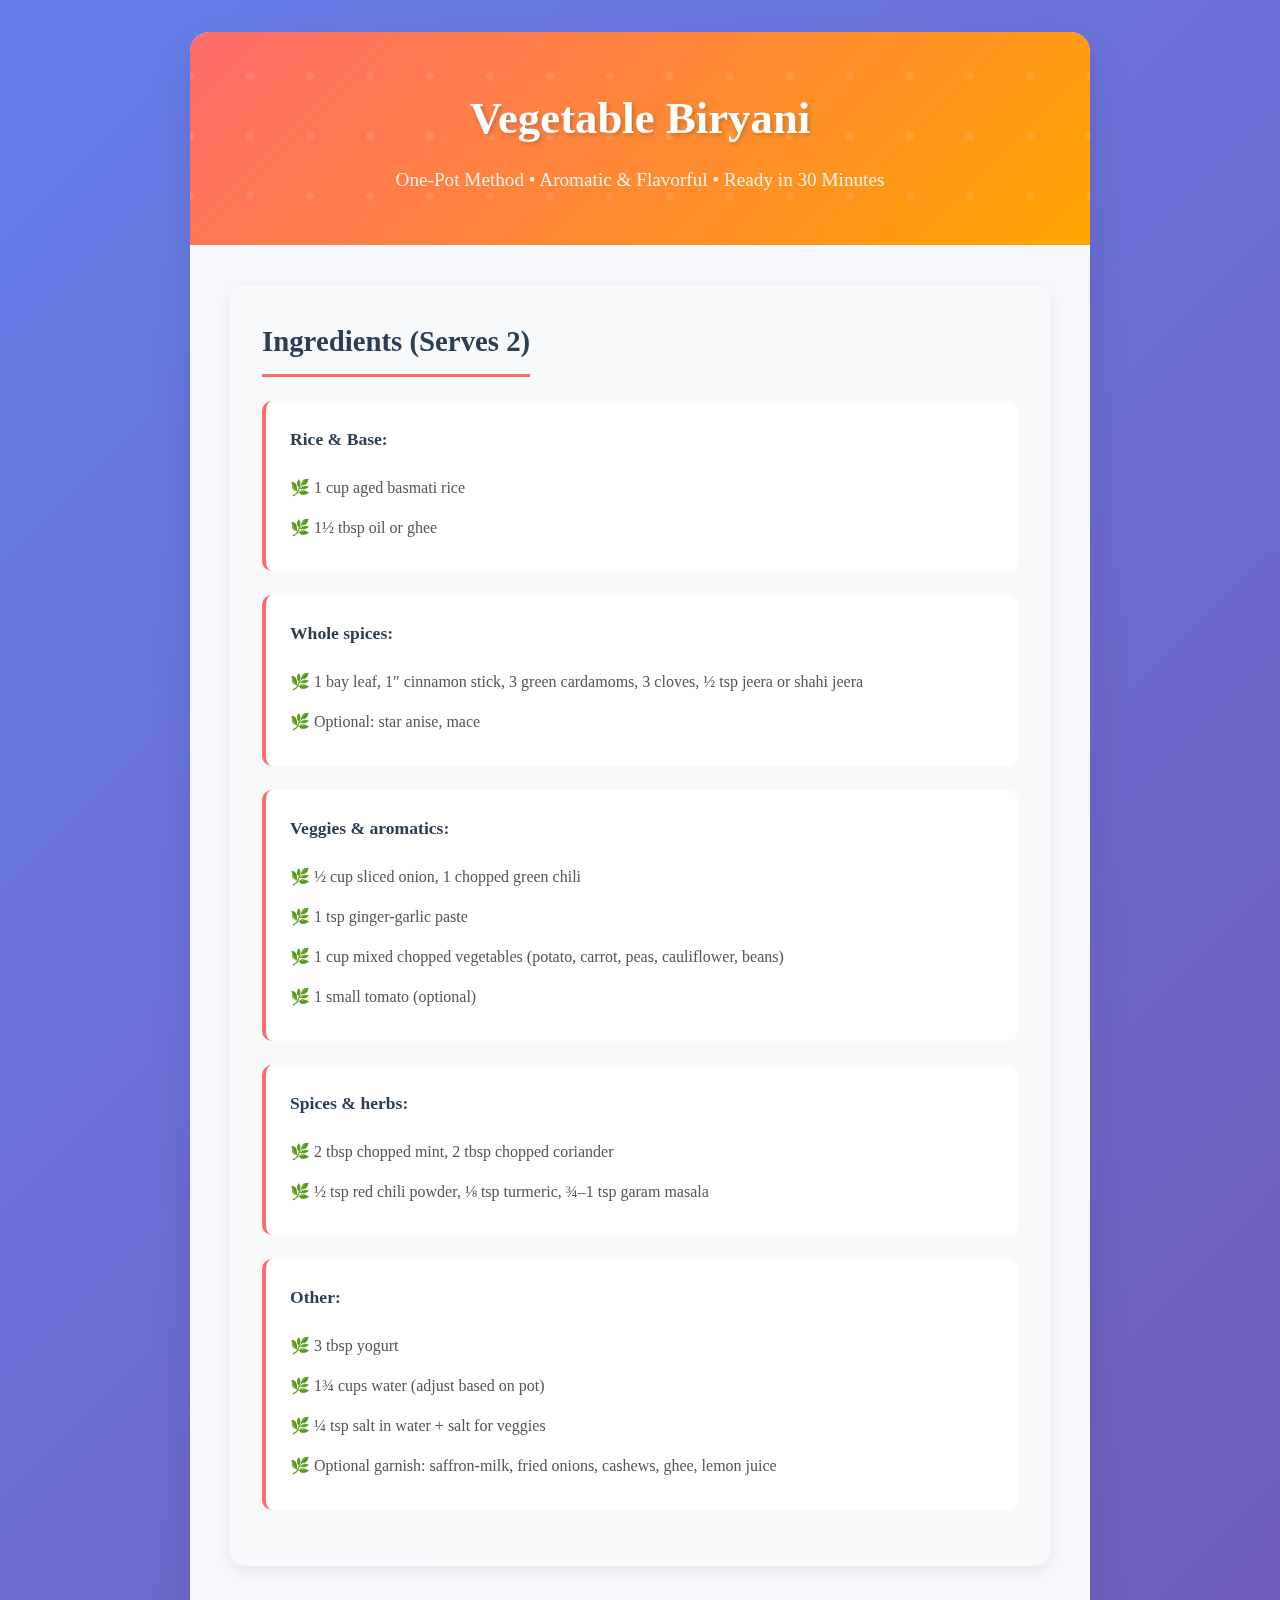
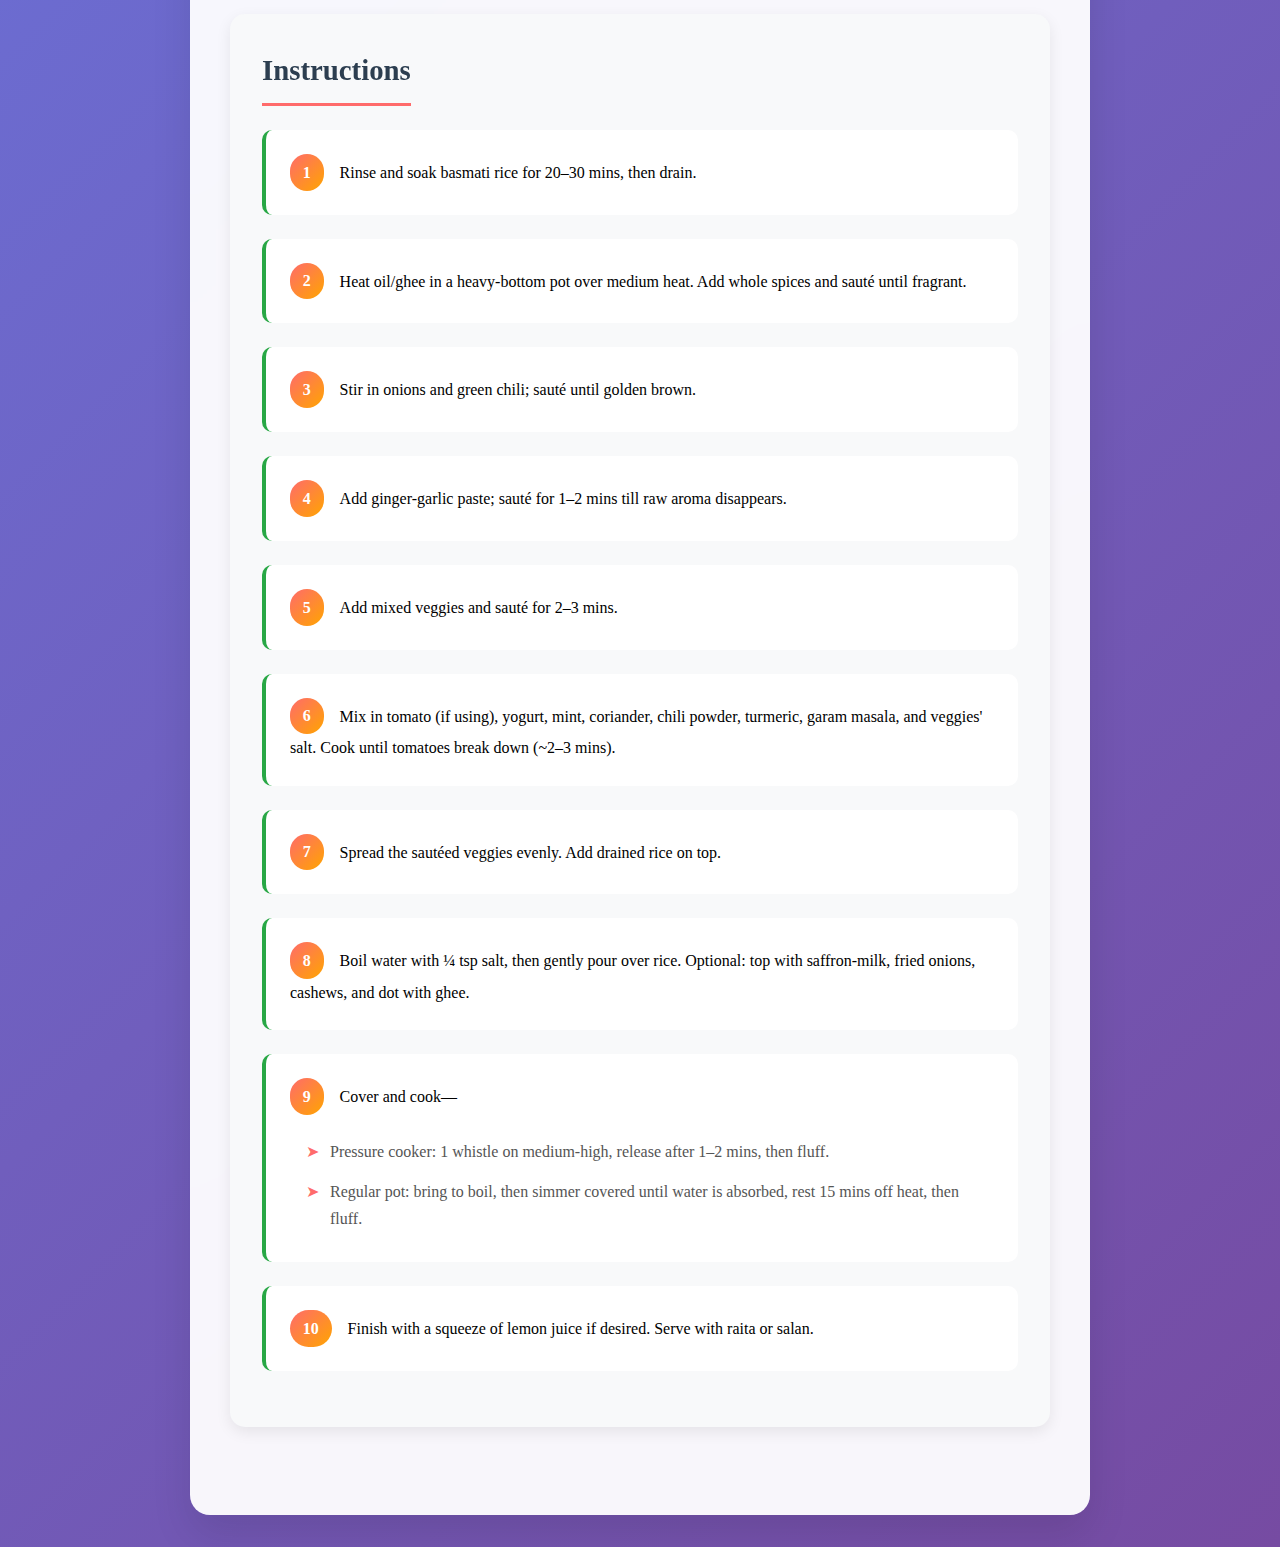
<file: recipes/r1.html>
<!DOCTYPE html>
<html lang="en">
<head>
    <meta charset="UTF-8">
    <meta name="viewport" content="width=device-width, initial-scale=1.0">
    <link rel="stylesheet" href="index.css">
    <title>MasalaMuse</title>
</head>
<body>
   <div class="container">
    <div class="header">
      <h1>Vegetable Biryani</h1>
      <p class="subtitle">One‑Pot Method • Aromatic & Flavorful • Ready in 30 Minutes</p>
    </div>
    
    <div class="content">
      <section class="section">
        <h2>Ingredients (Serves 2)</h2>
        
        <div class="ingredient-category">
          <strong>Rice & Base:</strong>
          <ul>
            <li>1 cup aged basmati rice</li>
            <li>1½ tbsp oil or ghee</li>
          </ul>
        </div>
        
        <div class="ingredient-category">
          <strong>Whole spices:</strong>
          <ul>
            <li>1 bay leaf, 1″ cinnamon stick, 3 green cardamoms, 3 cloves, ½ tsp jeera or shahi jeera</li>
            <li>Optional: star anise, mace</li>
          </ul>
        </div>
        
        <div class="ingredient-category">
          <strong>Veggies & aromatics:</strong>
          <ul>
            <li>½ cup sliced onion, 1 chopped green chili</li>
            <li>1 tsp ginger-garlic paste</li>
            <li>1 cup mixed chopped vegetables (potato, carrot, peas, cauliflower, beans)</li>
            <li>1 small tomato (optional)</li>
          </ul>
        </div>
        
        <div class="ingredient-category">
          <strong>Spices & herbs:</strong>
          <ul>
            <li>2 tbsp chopped mint, 2 tbsp chopped coriander</li>
            <li>½ tsp red chili powder, ⅛ tsp turmeric, ¾–1 tsp garam masala</li>
          </ul>
        </div>
        
        <div class="ingredient-category">
          <strong>Other:</strong>
          <ul>
            <li>3 tbsp yogurt</li>
            <li>1¾ cups water (adjust based on pot)</li>
            <li>¼ tsp salt in water + salt for veggies</li>
            <li>Optional garnish: saffron-milk, fried onions, cashews, ghee, lemon juice</li>
          </ul>
        </div>
      </section>
      
      <section class="section">
        <h2>Instructions</h2>
        
        <div class="step">
          <strong>1</strong>Rinse and soak basmati rice for 20–30 mins, then drain.
        </div>
        
        <div class="step">
          <strong>2</strong>Heat oil/ghee in a heavy-bottom pot over medium heat. Add whole spices and sauté until fragrant.
        </div>
        
        <div class="step">
          <strong>3</strong>Stir in onions and green chili; sauté until golden brown.
        </div>
        
        <div class="step">
          <strong>4</strong>Add ginger-garlic paste; sauté for 1–2 mins till raw aroma disappears.
        </div>
        
        <div class="step">
          <strong>5</strong>Add mixed veggies and sauté for 2–3 mins.
        </div>
        
        <div class="step">
          <strong>6</strong>Mix in tomato (if using), yogurt, mint, coriander, chili powder, turmeric, garam masala, and veggies' salt. Cook until tomatoes break down (~2–3 mins).
        </div>
        
        <div class="step">
          <strong>7</strong>Spread the sautéed veggies evenly. Add drained rice on top.
        </div>
        
        <div class="step">
          <strong>8</strong>Boil water with ¼ tsp salt, then gently pour over rice. Optional: top with saffron-milk, fried onions, cashews, and dot with ghee.
        </div>
        
        <div class="step">
          <strong>9</strong>Cover and cook—
          <ul>
            <li>Pressure cooker: 1 whistle on medium-high, release after 1–2 mins, then fluff.</li>
            <li>Regular pot: bring to boil, then simmer covered until water is absorbed, rest 15 mins off heat, then fluff.</li>
          </ul>
        </div>
        
        <div class="step">
          <strong>10</strong>Finish with a squeeze of lemon juice if desired. Serve with raita or salan.
        </div>
      </section>
    </div>
  </div>
</body>
</html>
</file>
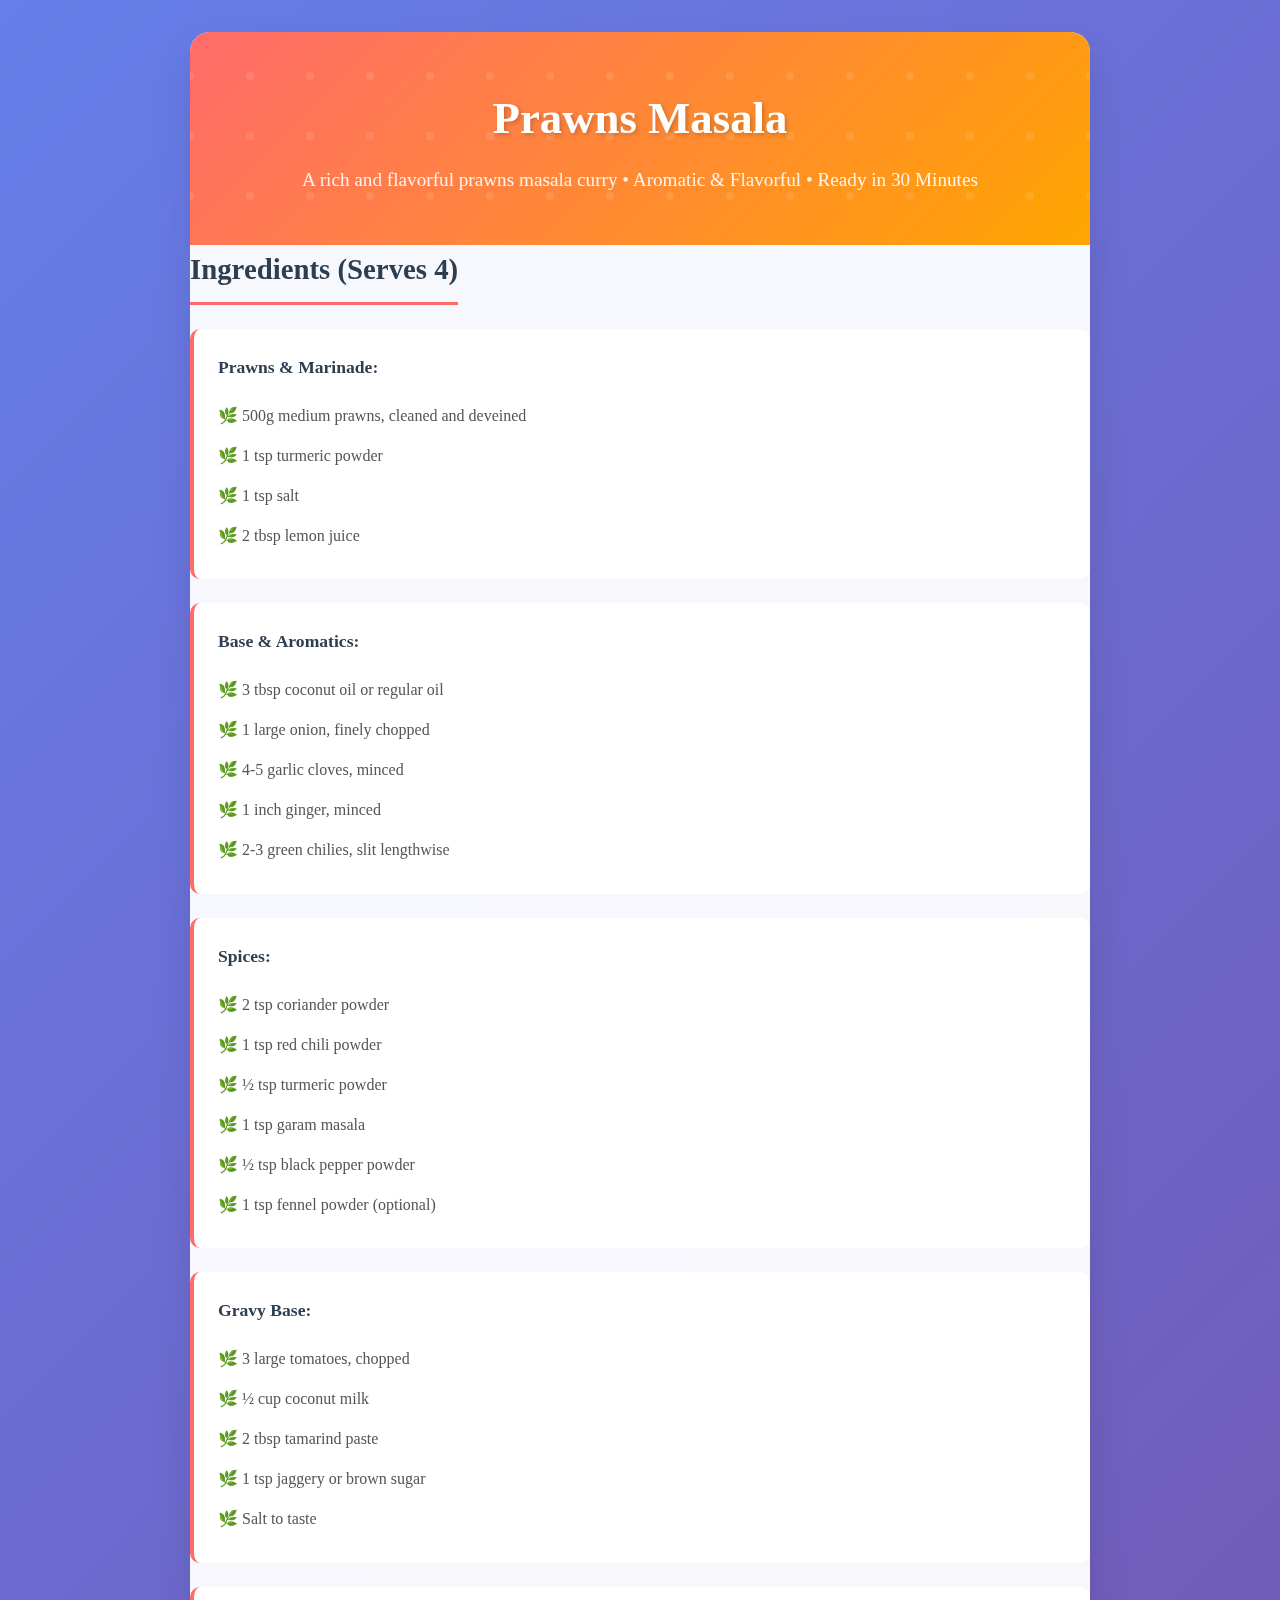
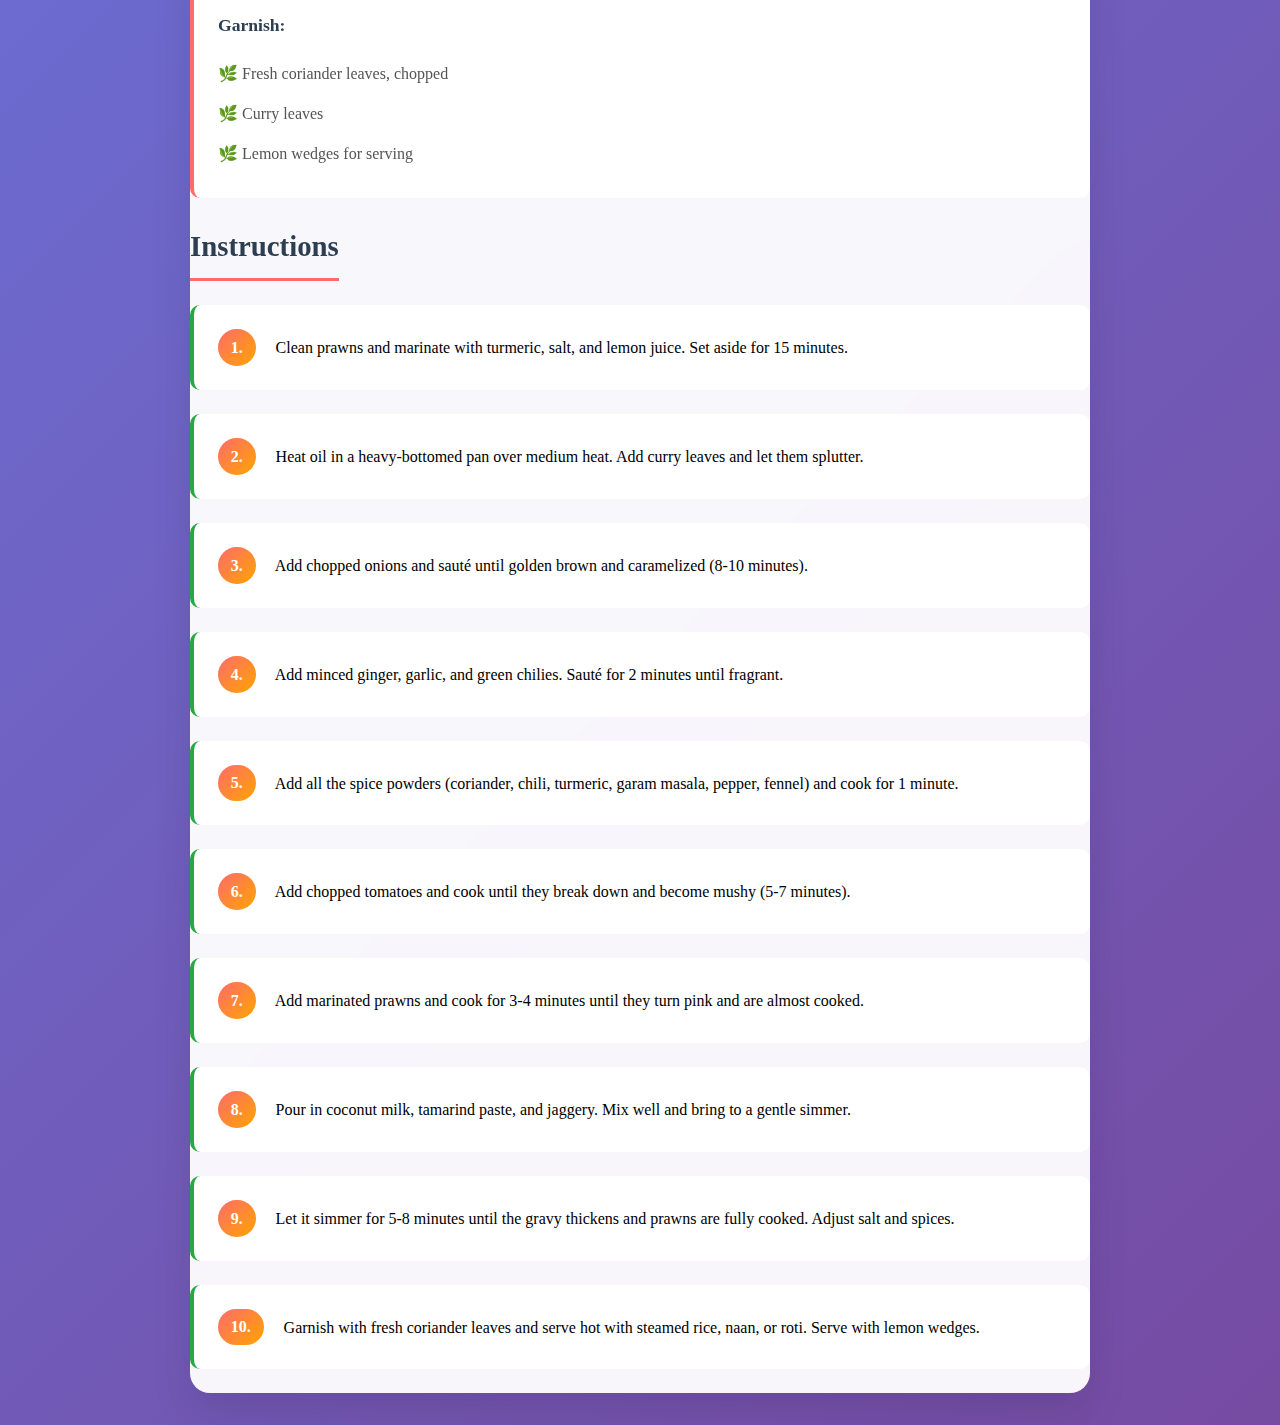
<file: recipes/r2.html>
<!DOCTYPE html>
<html lang="en">
<head>
    <meta charset="UTF-8">
    <meta name="viewport" content="width=device-width, initial-scale=1.0">
    <title>MasalaMuse</title>
    <link rel="stylesheet" href="index.css">
</head>
<body>
     <div class="container">
    <div class="header">
      <h1>Prawns Masala </h1>
      <p class="subtitle">A rich and flavorful prawns masala curry • Aromatic & Flavorful • Ready in 30 Minutes</p>
    </div>
      <!-- <h1>Prawns Masala (Spicy Curry Method)</h1>
  <p>A rich and flavorful prawns masala curry with aromatic spices—ready in about 30 minutes.</p> -->
  <section class="ingredients">
    <h2>Ingredients (Serves 4)</h2>
    <ul class="ingredient-category">
      <strong>Prawns & Marinade:</strong>
      <li>500g medium prawns, cleaned and deveined</li>
      <li>1 tsp turmeric powder</li>
      <li>1 tsp salt</li>
      <li>2 tbsp lemon juice</li>
    </ul>
    <ul class="ingredient-category">
      <strong>Base & Aromatics:</strong>
      <li>3 tbsp coconut oil or regular oil</li>
      <li>1 large onion, finely chopped</li>
      <li>4-5 garlic cloves, minced</li>
      <li>1 inch ginger, minced</li>
      <li>2-3 green chilies, slit lengthwise</li>
    </ul>
    <ul class="ingredient-category">
      <strong>Spices:</strong>
      <li>2 tsp coriander powder</li>
      <li>1 tsp red chili powder</li>
      <li>½ tsp turmeric powder</li>
      <li>1 tsp garam masala</li>
      <li>½ tsp black pepper powder</li>
      <li>1 tsp fennel powder (optional)</li>
    </ul>
    <ul class="ingredient-category">
      <strong>Gravy Base:</strong>
      <li>3 large tomatoes, chopped</li>
      <li>½ cup coconut milk</li>
      <li>2 tbsp tamarind paste</li>
      <li>1 tsp jaggery or brown sugar</li>
      <li>Salt to taste</li>
    </ul>
    <ul class="ingredient-category">
      <strong>Garnish:</strong>
      <li>Fresh coriander leaves, chopped</li>
      <li>Curry leaves</li>
      <li>Lemon wedges for serving</li>
    </ul>
  </section>
  <section class="instructions">
    <h2>Instructions</h2>
    <div class="step"><strong>1.</strong> Clean prawns and marinate with turmeric, salt, and lemon juice. Set aside for 15 minutes.</div>
    <div class="step"><strong>2.</strong> Heat oil in a heavy-bottomed pan over medium heat. Add curry leaves and let them splutter.</div>
    <div class="step"><strong>3.</strong> Add chopped onions and sauté until golden brown and caramelized (8-10 minutes).</div>
    <div class="step"><strong>4.</strong> Add minced ginger, garlic, and green chilies. Sauté for 2 minutes until fragrant.</div>
    <div class="step"><strong>5.</strong> Add all the spice powders (coriander, chili, turmeric, garam masala, pepper, fennel) and cook for 1 minute.</div>
    <div class="step"><strong>6.</strong> Add chopped tomatoes and cook until they break down and become mushy (5-7 minutes).</div>
    <div class="step"><strong>7.</strong> Add marinated prawns and cook for 3-4 minutes until they turn pink and are almost cooked.</div>
    <div class="step"><strong>8.</strong> Pour in coconut milk, tamarind paste, and jaggery. Mix well and bring to a gentle simmer.</div>
    <div class="step"><strong>9.</strong> Let it simmer for 5-8 minutes until the gravy thickens and prawns are fully cooked. Adjust salt and spices.</div>
    <div class="step"><strong>10.</strong> Garnish with fresh coriander leaves and serve hot with steamed rice, naan, or roti. Serve with lemon wedges.</div>
  </section>
</body>
</html>
</file>
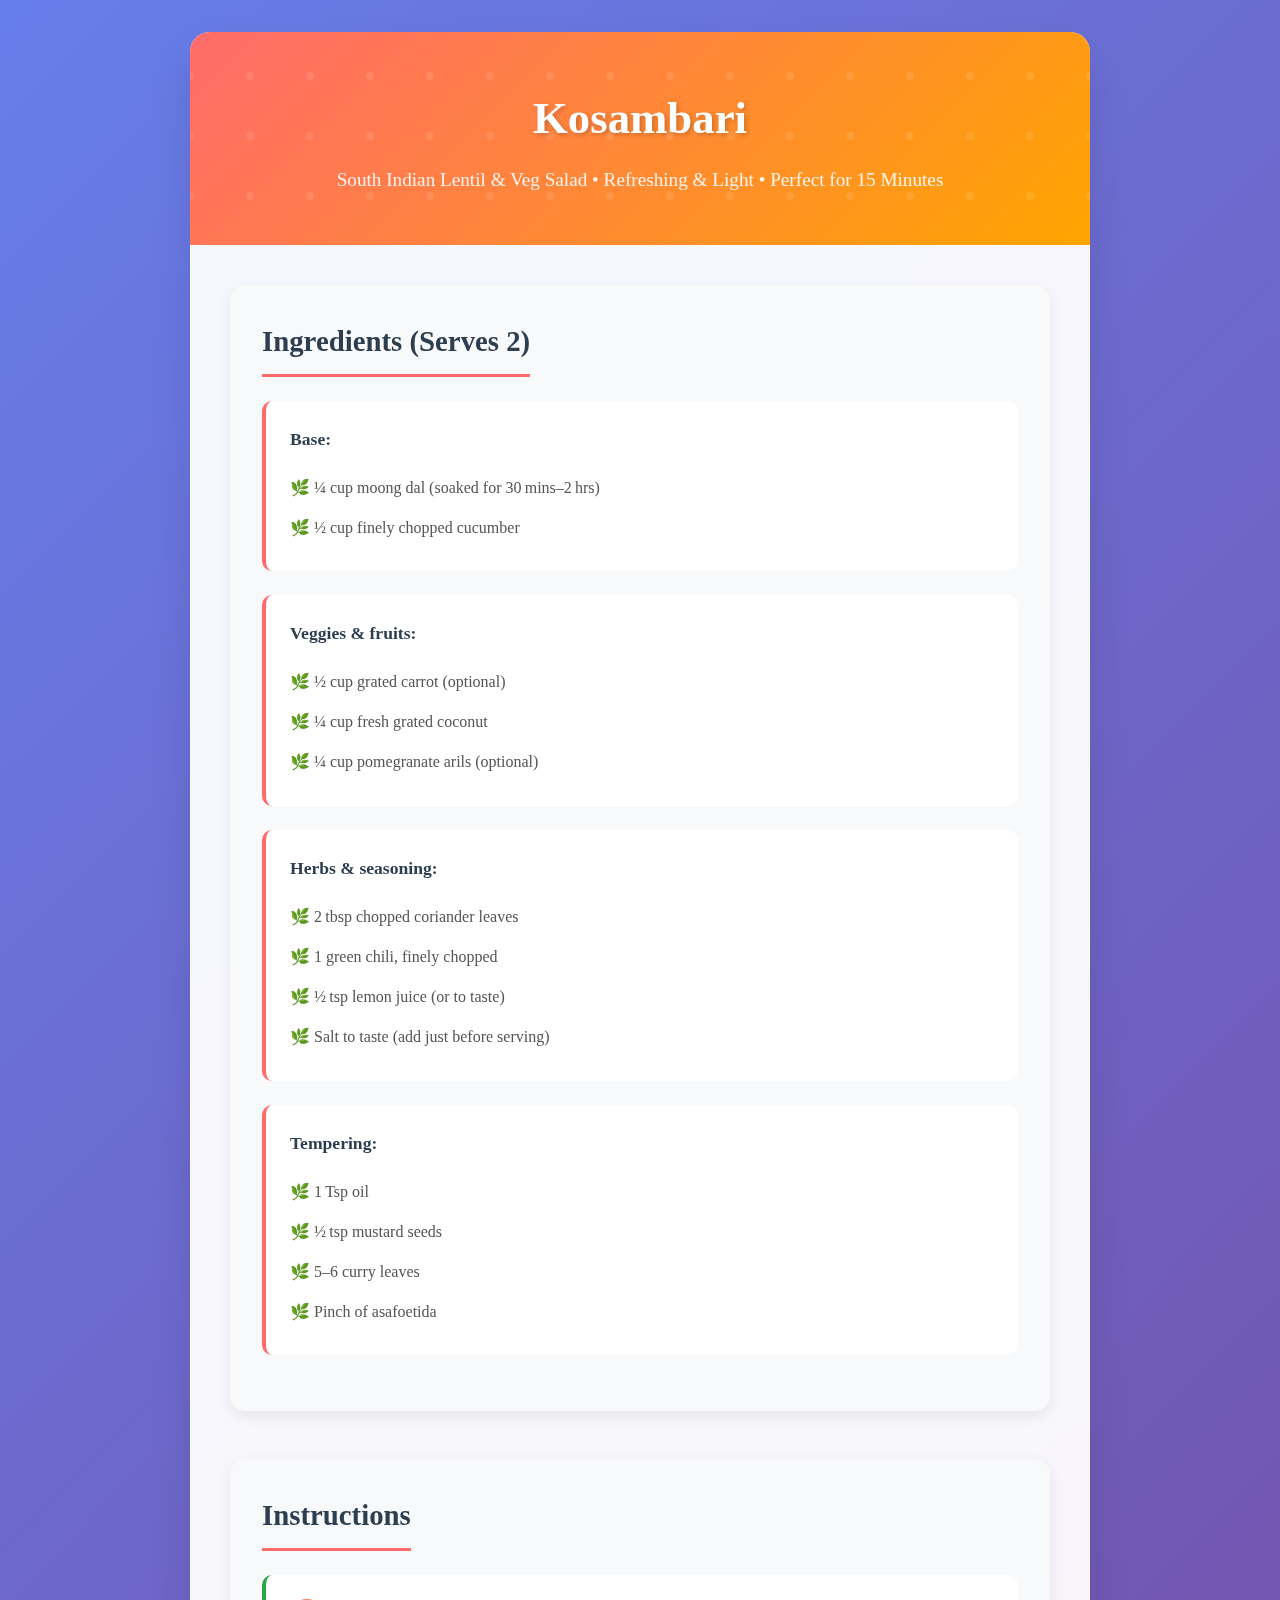
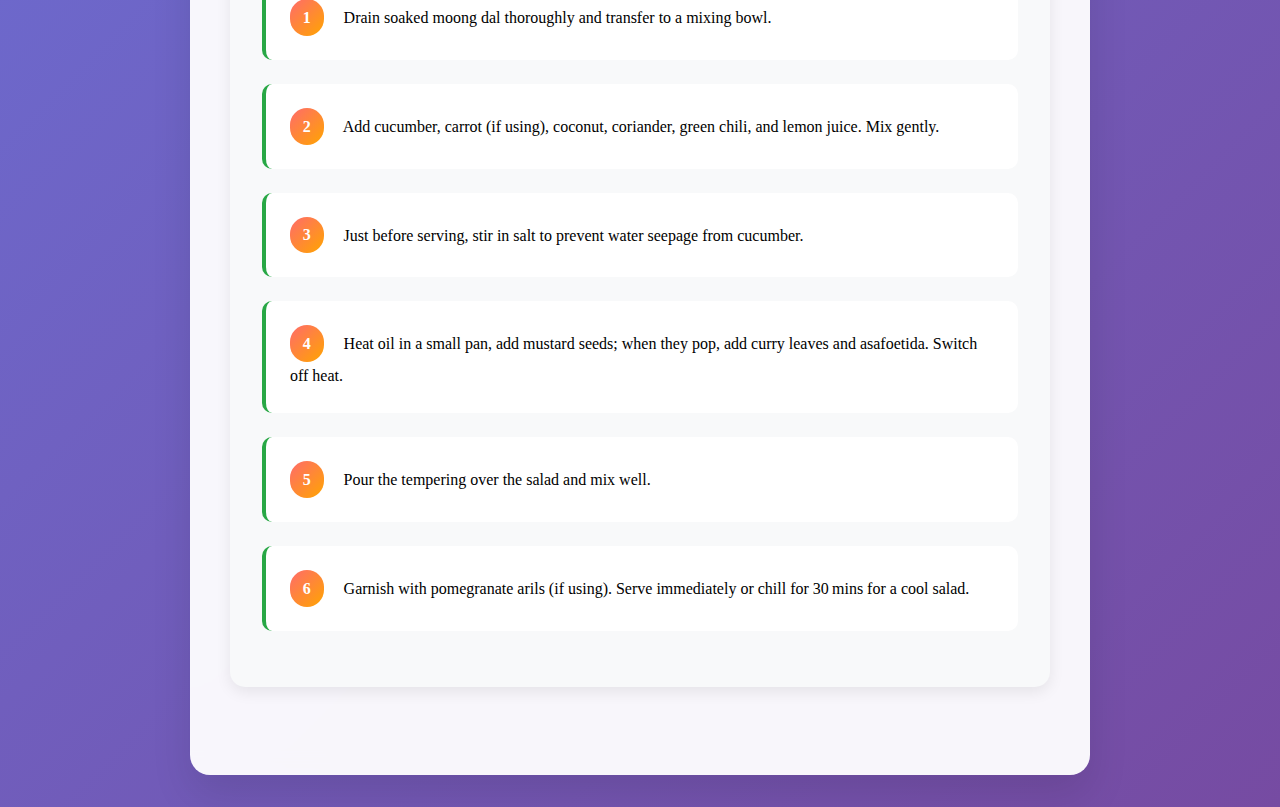
<file: recipes/r3.html>
<!DOCTYPE html>
<html lang="en">
<head>
    <meta charset="UTF-8">
    <meta name="viewport" content="width=device-width, initial-scale=1.0">
     <link rel="stylesheet" href="index.css">
    <title>Document</title>
</head>
<body>
  <div class="container">
    <div class="header">
      <h1>Kosambari</h1>
      <p class="subtitle">South Indian Lentil & Veg Salad • Refreshing & Light • Perfect for 15 Minutes</p>
    </div>
    
    <div class="content">
      <section class="section">
        <h2>Ingredients (Serves 2)</h2>
        
        <div class="ingredient-category">
          <strong>Base:</strong>
          <ul>
            <li>¼ cup moong dal (soaked for 30 mins–2 hrs)</li>
            <li>½ cup finely chopped cucumber</li>
          </ul>
        </div>
        
        <div class="ingredient-category">
          <strong>Veggies & fruits:</strong>
          <ul>
            <li>½ cup grated carrot (optional)</li>
            <li>¼ cup fresh grated coconut</li>
            <li>¼ cup pomegranate arils (optional)</li>
          </ul>
        </div>
        
        <div class="ingredient-category">
          <strong>Herbs & seasoning:</strong>
          <ul>
            <li>2 tbsp chopped coriander leaves</li>
            <li>1 green chili, finely chopped</li>
            <li>½ tsp lemon juice (or to taste)</li>
            <li>Salt to taste (add just before serving)</li>
          </ul>
        </div>
        
        <div class="ingredient-category">
          <strong>Tempering:</strong>
          <ul>
            <li>1 Tsp oil</li>
            <li>½ tsp mustard seeds</li>
            <li>5–6 curry leaves</li>
            <li>Pinch of asafoetida</li>
          </ul>
        </div>
      </section>
      
      <section class="section">
        <h2>Instructions</h2>

        <div class="step"><strong>1</strong> Drain soaked moong dal thoroughly and transfer to a mixing bowl.</div>
        
        <div class="step"><strong>2</strong> Add cucumber, carrot (if using), coconut, coriander, green chili, and lemon juice. Mix gently.</div>
        
        <div class="step"><strong>3</strong> Just before serving, stir in salt to prevent water seepage from cucumber.</div>
        
        <div class="step"><strong>4</strong> Heat oil in a small pan, add mustard seeds; when they pop, add curry leaves and asafoetida. Switch off heat.</div>
        
        <div class="step"><strong>5</strong> Pour the tempering over the salad and mix well.</div>
        
        <div class="step"><strong>6</strong> Garnish with pomegranate arils (if using). Serve immediately or chill for 30 mins for a cool salad.</div>
      </section>
    </div>
  </div>
</body>
</html>
</file>
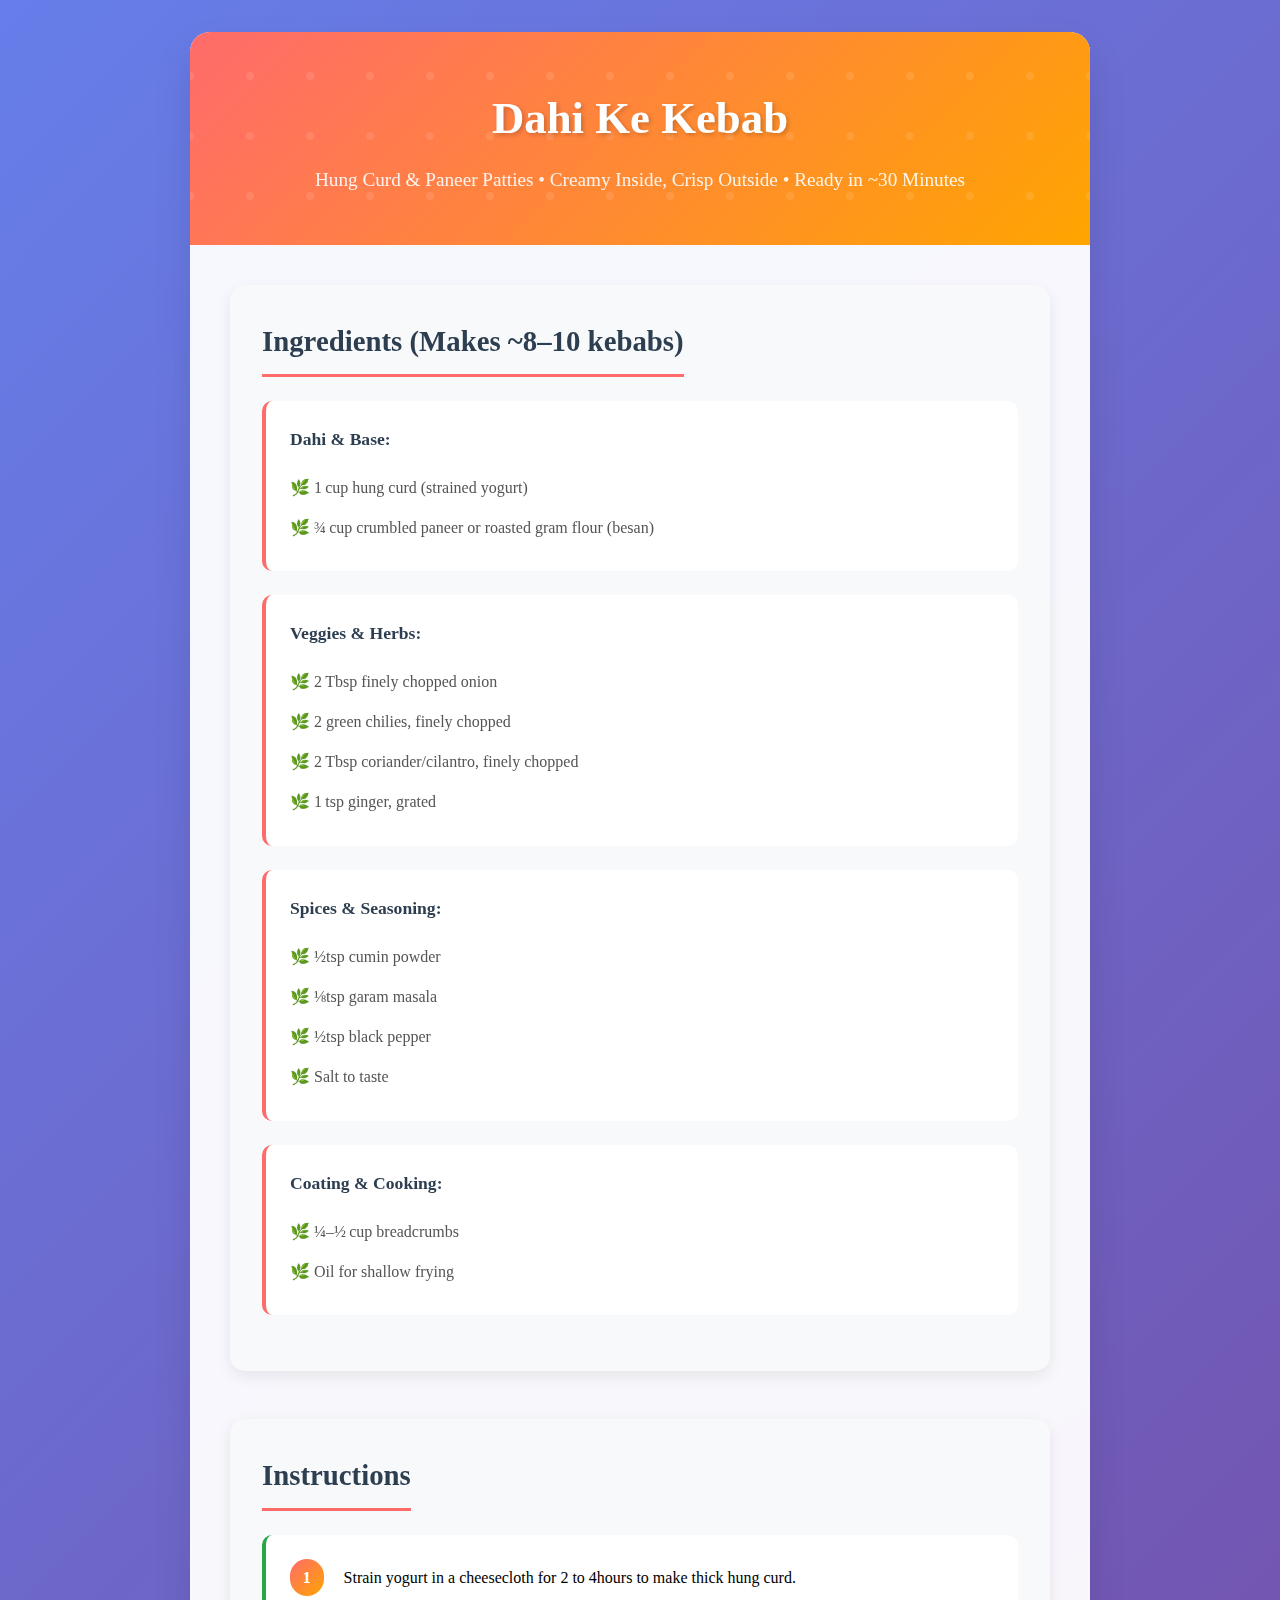
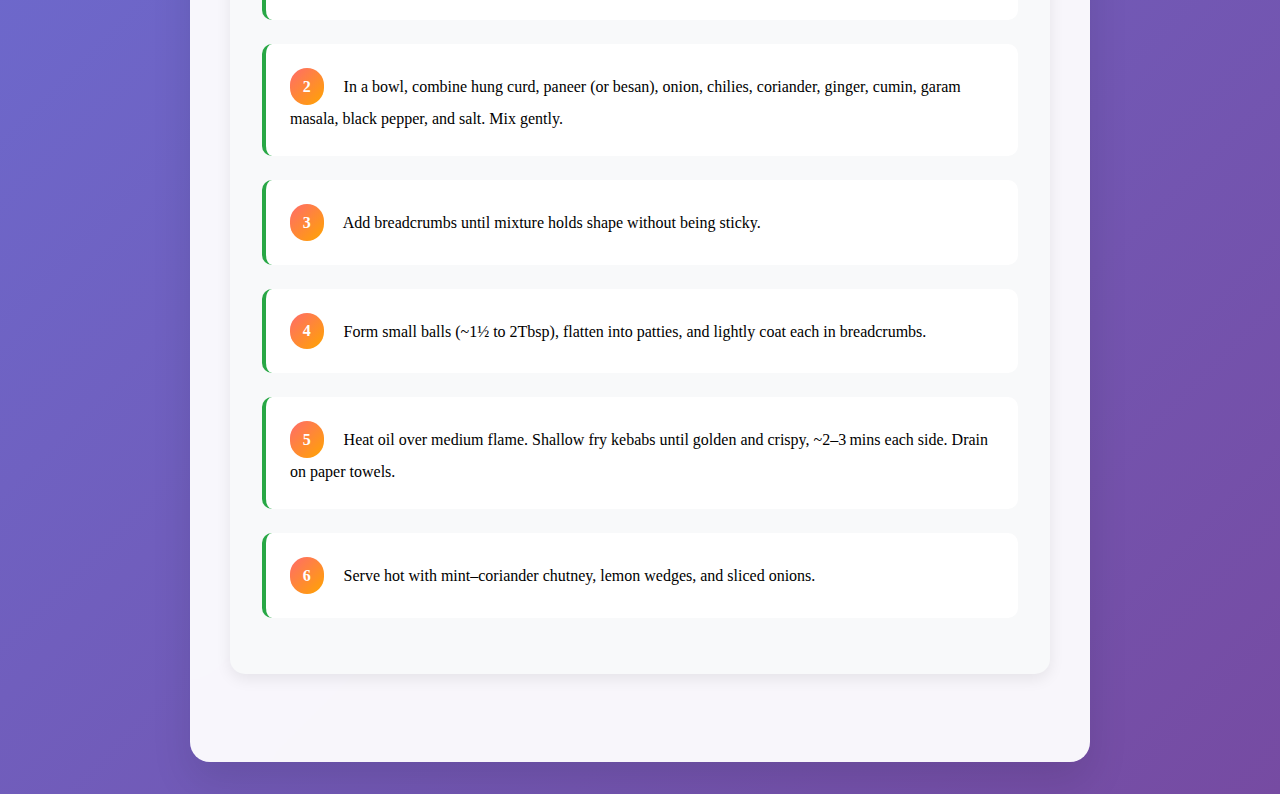
<file: recipes/r4.html>
<!DOCTYPE html>
<html lang="en">
<head>
    <meta charset="UTF-8">
    <meta name="viewport" content="width=device-width, initial-scale=1.0">
    <title>Document</title>
     <link rel="stylesheet" href="index.css">
</head>
<body>
    <div class="container">
    <div class="header">
      <h1>Dahi Ke Kebab</h1>
      <p class="subtitle">Hung Curd & Paneer Patties • Creamy Inside, Crisp Outside • Ready in ~30 Minutes</p>
    </div>
    
    <div class="content">
      <section class="section">
        <h2>Ingredients (Makes ~8–10 kebabs)</h2>
        
        <div class="ingredient-category">
          <strong>Dahi & Base:</strong>
          <ul>
            <li>1 cup hung curd (strained yogurt)</li>
            <li>¾ cup crumbled paneer or roasted gram flour (besan)</li>
          </ul>
        </div>
        
        <div class="ingredient-category">
          <strong>Veggies & Herbs:</strong>
          <ul>
            <li>2 Tbsp finely chopped onion</li>
            <li>2 green chilies, finely chopped</li>
            <li>2 Tbsp coriander/cilantro, finely chopped</li>
            <li>1 tsp ginger, grated</li>
          </ul>
        </div>
        
        <div class="ingredient-category">
          <strong>Spices & Seasoning:</strong>
          <ul>
            <li>½tsp cumin powder</li>
            <li>⅛tsp garam masala</li>
            <li>½tsp black pepper</li>
            <li>Salt to taste</li>
          </ul>
        </div>
        
        <div class="ingredient-category">
          <strong>Coating & Cooking:</strong>
          <ul>
            <li>¼–½ cup breadcrumbs</li>
            <li>Oil for shallow frying</li>
          </ul>
        </div>
      </section>
      
      <section class="section">
        <h2>Instructions</h2>
        
        <div class="step"><strong>1</strong> Strain yogurt in a cheesecloth for 2 to 4hours to make thick hung curd.</div>
        <div class="step"><strong>2</strong> In a bowl, combine hung curd, paneer (or besan), onion, chilies, coriander, ginger, cumin, garam masala, black pepper, and salt. Mix gently.</div>
        <div class="step"><strong>3</strong> Add breadcrumbs until mixture holds shape without being sticky.</div>
        <div class="step"><strong>4</strong> Form small balls (~1½ to 2Tbsp), flatten into patties, and lightly coat each in breadcrumbs.</div>
        <div class="step"><strong>5</strong> Heat oil over medium flame. Shallow fry kebabs until golden and crispy, ~2–3 mins each side. Drain on paper towels.</div>
        <div class="step"><strong>6</strong> Serve hot with mint–coriander chutney, lemon wedges, and sliced onions.</div>
      </section>
    </div>
  </div>
</body>
</html>
</file>
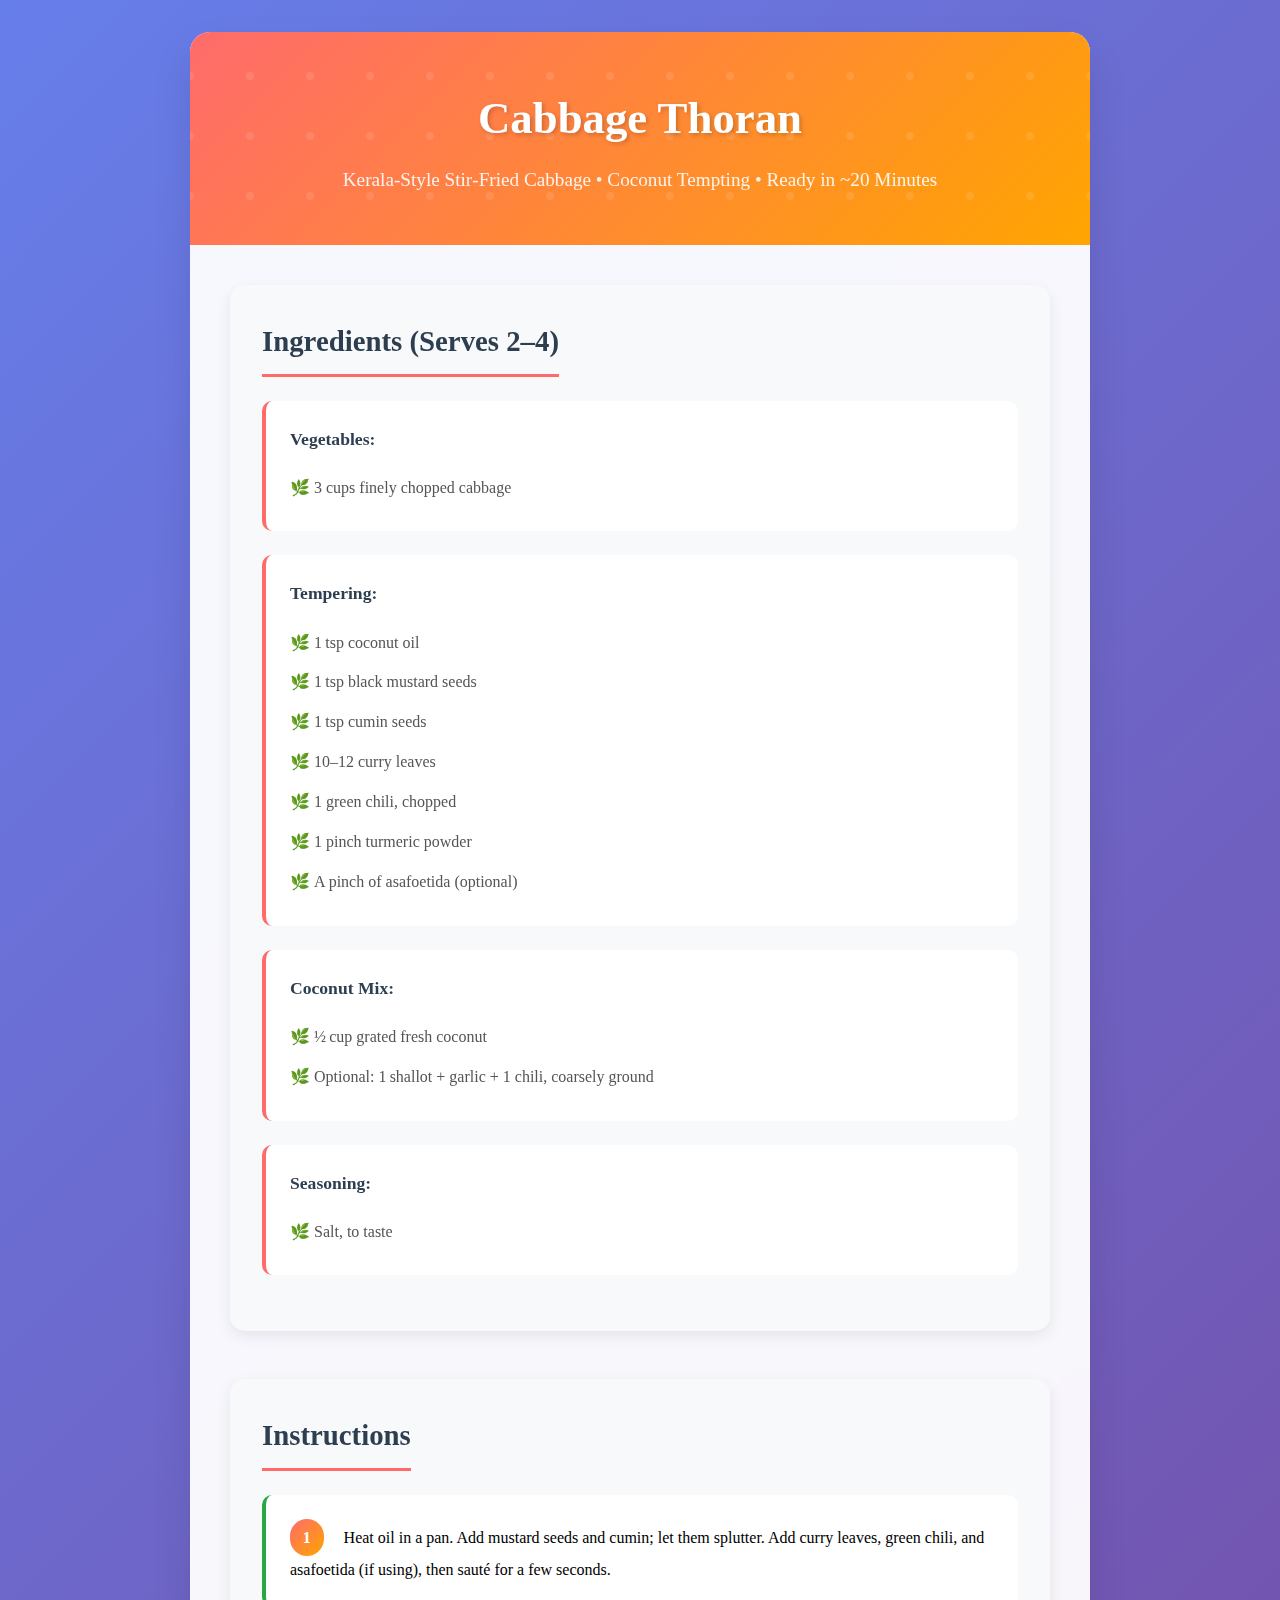
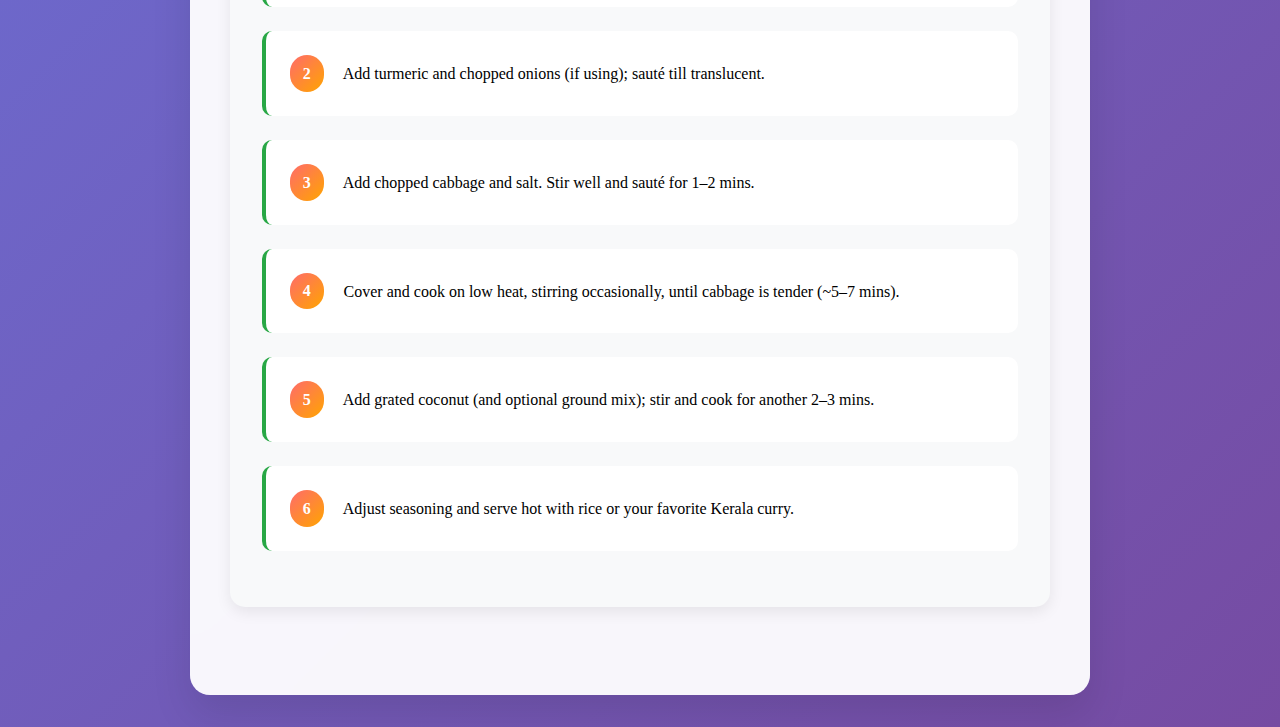
<file: recipes/r5.html>
<!DOCTYPE html>
<html lang="en">
<head>
    <meta charset="UTF-8">
    <meta name="viewport" content="width=device-width, initial-scale=1.0">
    <title>MasalaMuse</title>
     <link rel="stylesheet" href="index.css">
</head>
<body>
     <div class="container">
    <div class="header">
      <h1>Cabbage Thoran</h1>
      <p class="subtitle">Kerala‑Style Stir‑Fried Cabbage • Coconut Tempting • Ready in ~20 Minutes</p>
    </div>
    
    <div class="content">
      <section class="section">
        <h2>Ingredients (Serves 2–4)</h2>
        
        <div class="ingredient-category">
          <strong>Vegetables:</strong>
          <ul>
            <li>3 cups finely chopped cabbage</li>
          </ul>
        </div>
        
        <div class="ingredient-category">
          <strong>Tempering:</strong>
          <ul>
            <li>1 tsp coconut oil</li>
            <li>1 tsp black mustard seeds</li>
            <li>1 tsp cumin seeds</li>
            <li>10–12 curry leaves</li>
            <li>1 green chili, chopped</li>
            <li>1 pinch turmeric powder</li>
            <li>A pinch of asafoetida (optional)</li>
          </ul>
        </div>
        
        <div class="ingredient-category">
          <strong>Coconut Mix:</strong>
          <ul>
            <li>½ cup grated fresh coconut</li>
            <li>Optional: 1 shallot + garlic + 1 chili, coarsely ground</li>
          </ul>
        </div>
        
        <div class="ingredient-category">
          <strong>Seasoning:</strong>
          <ul>
            <li>Salt, to taste</li>
          </ul>
        </div>
      </section>
      
      <section class="section">
        <h2>Instructions</h2>
        
        <div class="step"><strong>1</strong> Heat oil in a pan. Add mustard seeds and cumin; let them splutter. Add curry leaves, green chili, and asafoetida (if using), then sauté for a few seconds.</div>
        
        <div class="step"><strong>2</strong> Add turmeric and chopped onions (if using); sauté till translucent.</div>
        
        <div class="step"><strong>3</strong> Add chopped cabbage and salt. Stir well and sauté for 1–2 mins.</div>
        
        <div class="step"><strong>4</strong> Cover and cook on low heat, stirring occasionally, until cabbage is tender (~5–7 mins).</div>
        
        <div class="step"><strong>5</strong> Add grated coconut (and optional ground mix); stir and cook for another 2–3 mins.</div>
        
        <div class="step"><strong>6</strong> Adjust seasoning and serve hot with rice or your favorite Kerala curry.</div>
      </section>
    </div>
  </div>
</body>
</html>
</file>
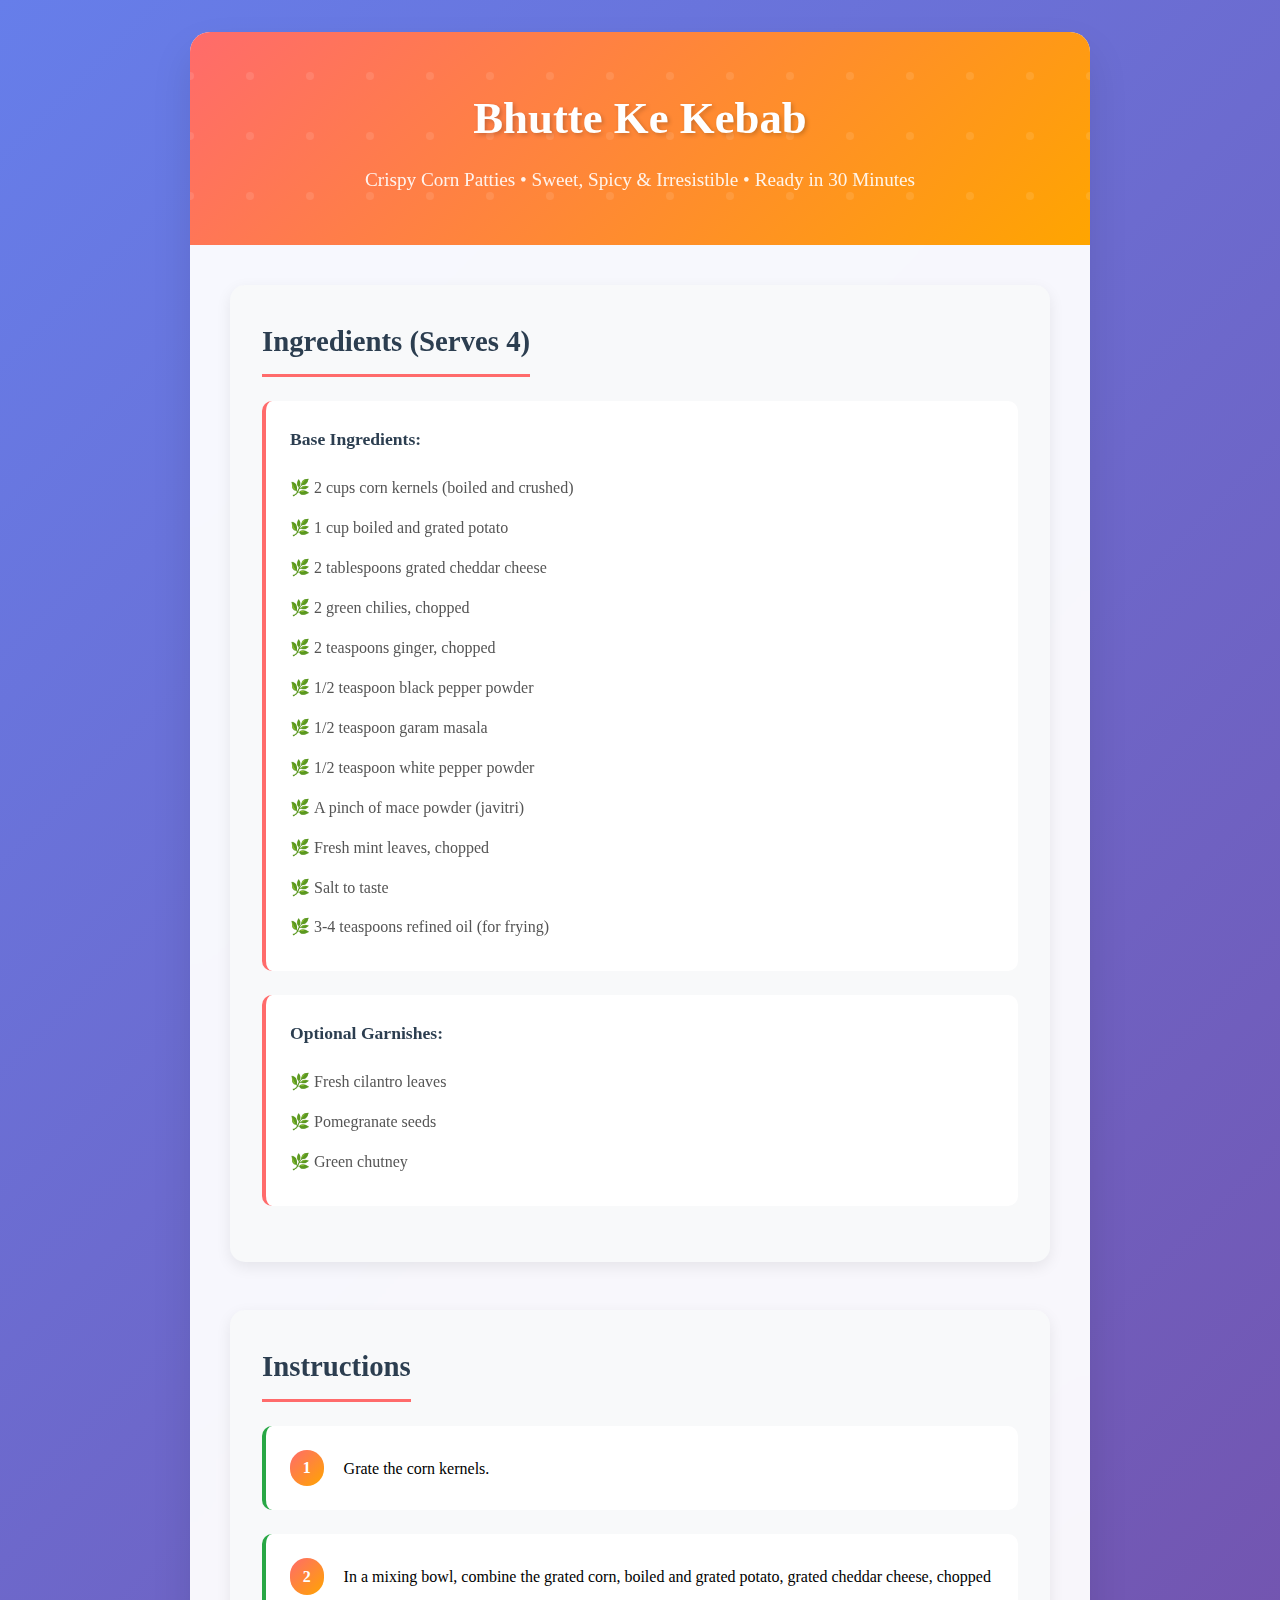
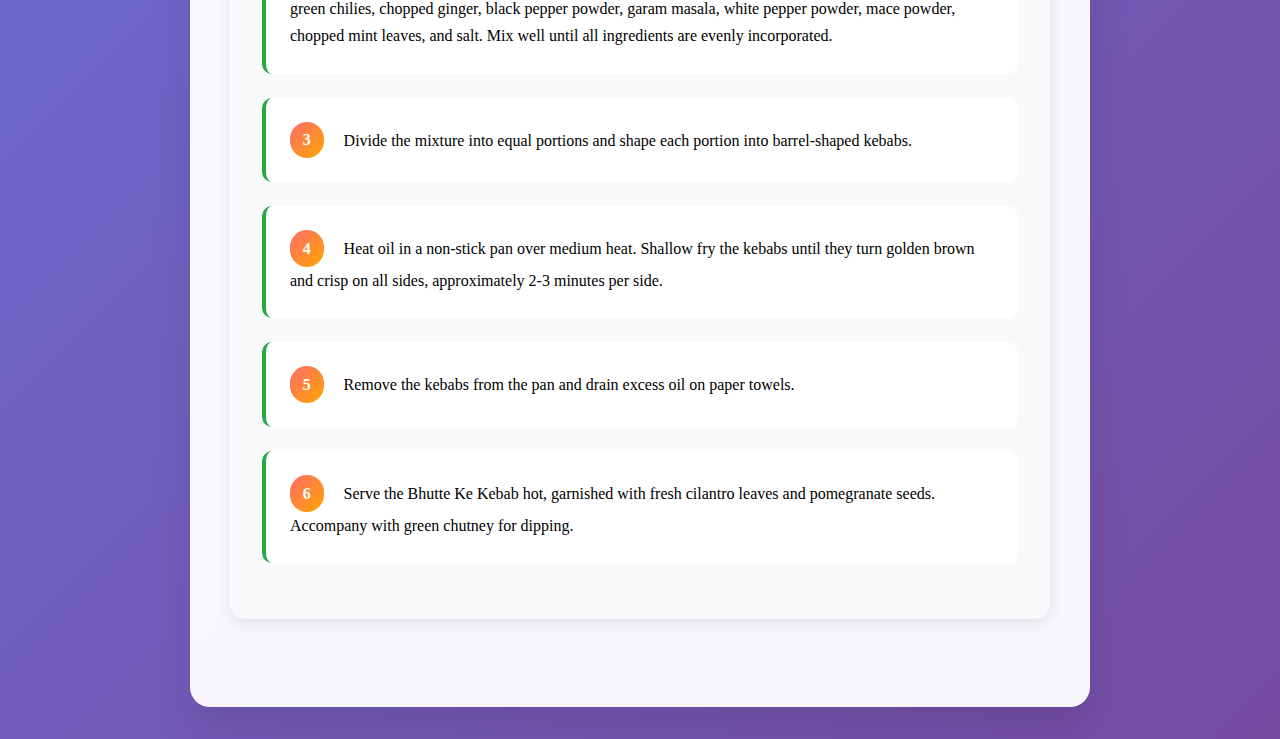
<file: recipes/r6.html>
<!DOCTYPE html>
<html lang="en">
<head>
    <meta charset="UTF-8">
    <meta name="viewport" content="width=device-width, initial-scale=1.0">
    <title>MasalaMuse</title>
     <link rel="stylesheet" href="index.css">
</head>
<body>
     <div class="container">
    <div class="header">
      <h1>Bhutte Ke Kebab</h1>
      <p class="subtitle">Crispy Corn Patties • Sweet, Spicy & Irresistible • Ready in 30 Minutes</p>
    </div>
    
    <div class="content">
      <section class="section">
        <h2>Ingredients (Serves 4)</h2>
        
        <div class="ingredient-category">
          <strong>Base Ingredients:</strong>
          <ul>
            <li>2 cups corn kernels (boiled and crushed)</li>
            <li>1 cup boiled and grated potato</li>
            <li>2 tablespoons grated cheddar cheese</li>
            <li>2 green chilies, chopped</li>
            <li>2 teaspoons ginger, chopped</li>
            <li>1/2 teaspoon black pepper powder</li>
            <li>1/2 teaspoon garam masala</li>
            <li>1/2 teaspoon white pepper powder</li>
            <li>A pinch of mace powder (javitri)</li>
            <li>Fresh mint leaves, chopped</li>
            <li>Salt to taste</li>
            <li>3-4 teaspoons refined oil (for frying)</li>
          </ul>
        </div>
        
        <div class="ingredient-category">
          <strong>Optional Garnishes:</strong>
          <ul>
            <li>Fresh cilantro leaves</li>
            <li>Pomegranate seeds</li>
            <li>Green chutney</li>
          </ul>
        </div>
      </section>
      
      <section class="section">
        <h2>Instructions</h2>
        
        <div class="step"><strong>1</strong> Grate the corn kernels.</div>
        
        <div class="step"><strong>2</strong> In a mixing bowl, combine the grated corn, boiled and grated potato, grated cheddar cheese, chopped green chilies, chopped ginger, black pepper powder, garam masala, white pepper powder, mace powder, chopped mint leaves, and salt. Mix well until all ingredients are evenly incorporated.</div>
        
        <div class="step"><strong>3</strong> Divide the mixture into equal portions and shape each portion into barrel-shaped kebabs.</div>
        
        <div class="step"><strong>4</strong> Heat oil in a non-stick pan over medium heat. Shallow fry the kebabs until they turn golden brown and crisp on all sides, approximately 2-3 minutes per side.</div>
        
        <div class="step"><strong>5</strong> Remove the kebabs from the pan and drain excess oil on paper towels.</div>
        
        <div class="step"><strong>6</strong> Serve the Bhutte Ke Kebab hot, garnished with fresh cilantro leaves and pomegranate seeds. Accompany with green chutney for dipping.</div>
      </section>
    </div>
  </div>
</body>
</html>
</file>
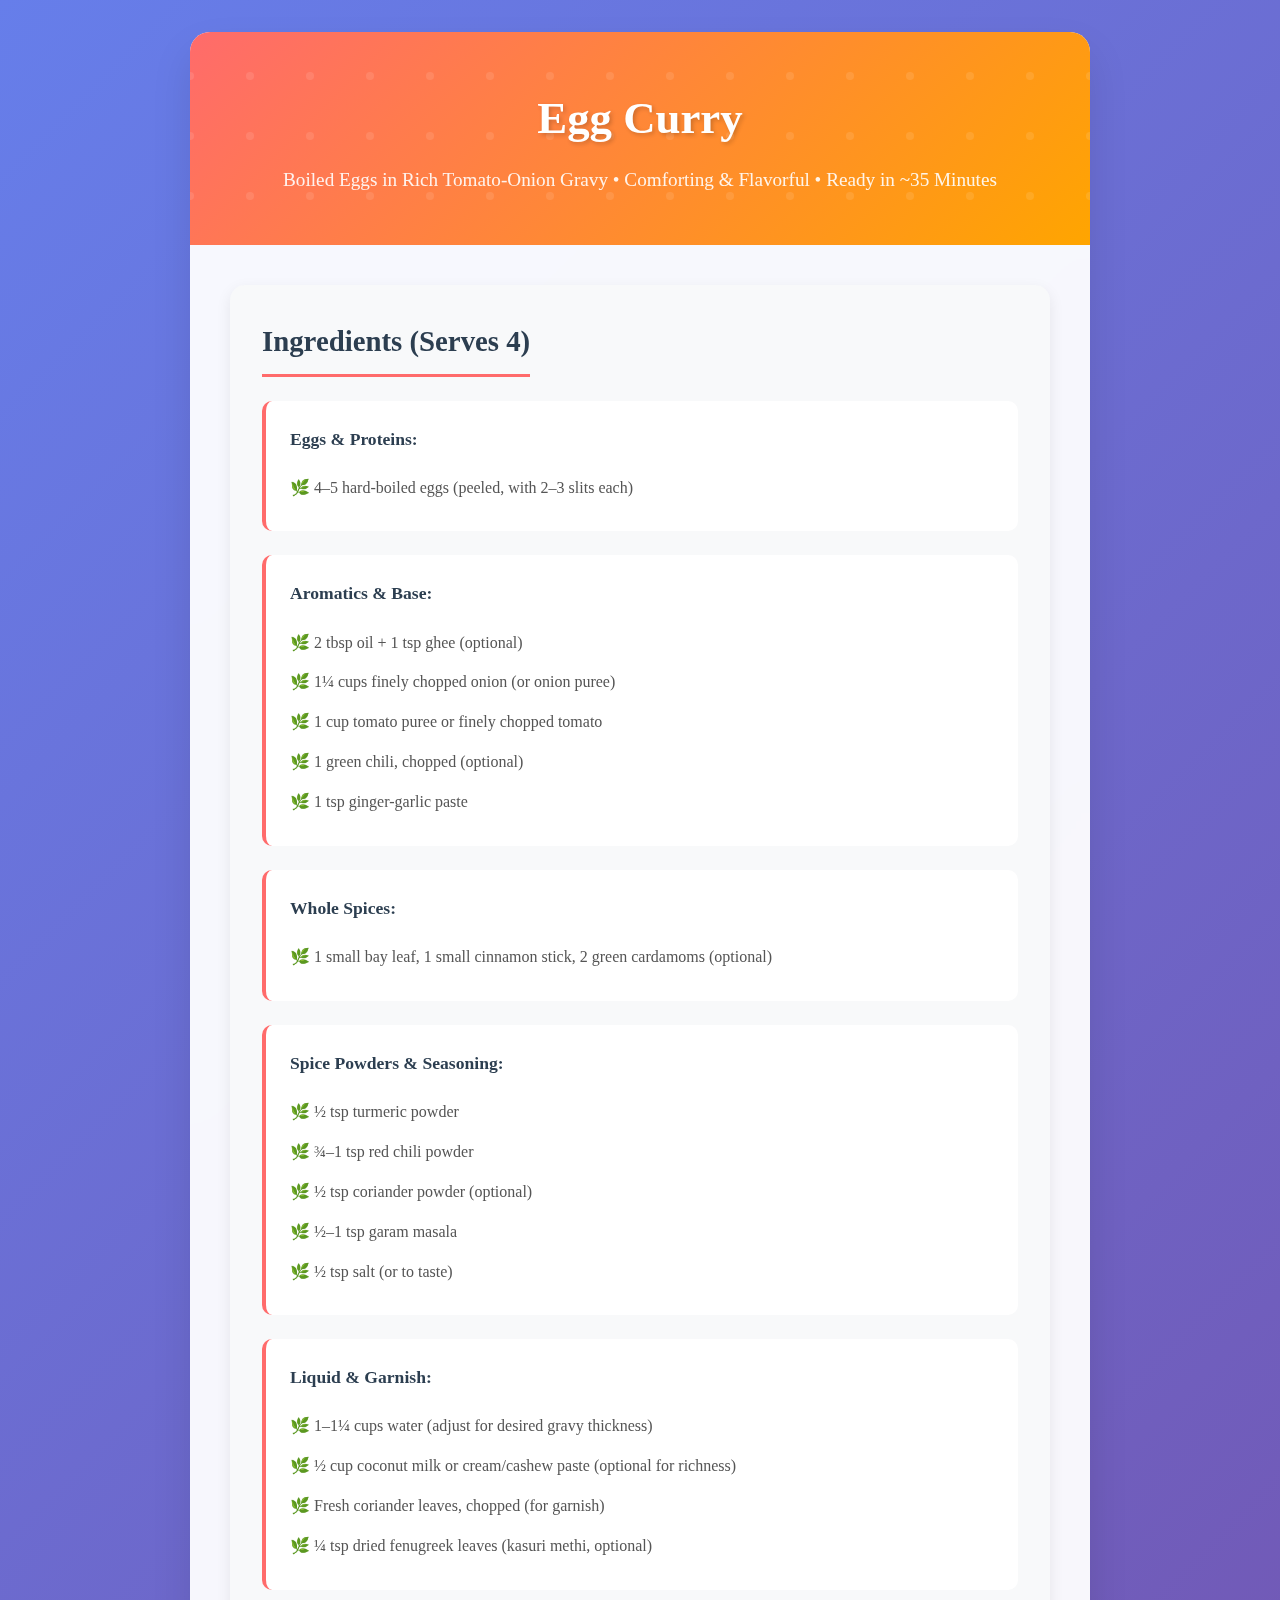
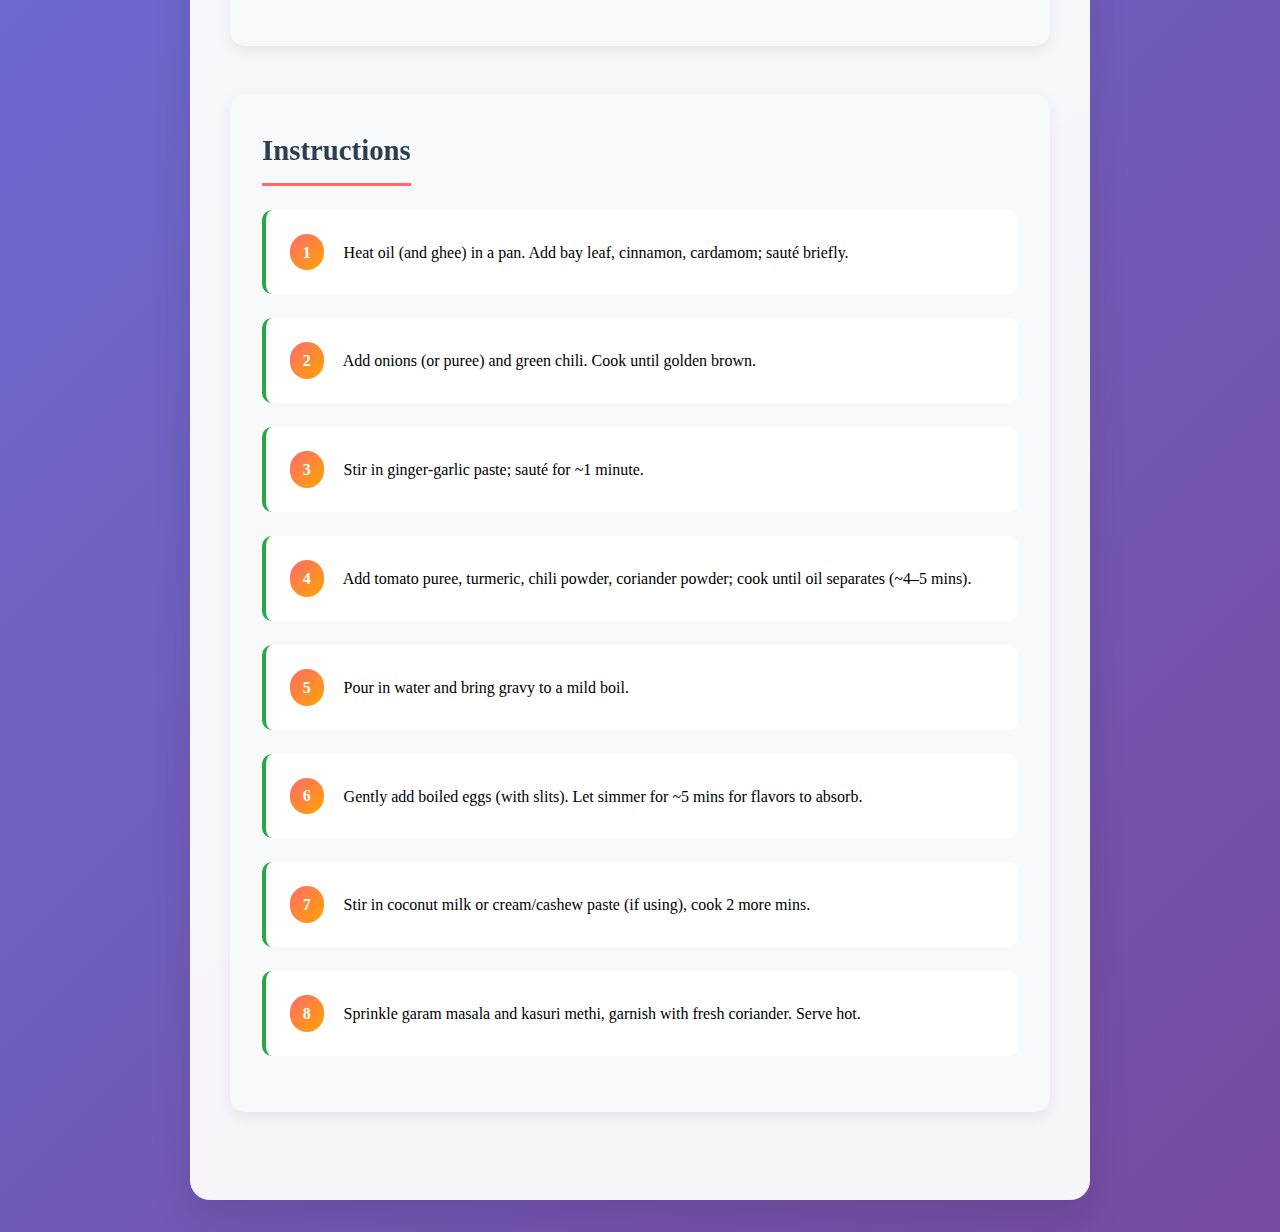
<file: recipes/r7.html>
<!DOCTYPE html>
<html lang="en">
<head>
    <meta charset="UTF-8">
    <meta name="viewport" content="width=device-width, initial-scale=1.0">
    <title>MasalaMuse</title>
     <link rel="stylesheet" href="index.css">
</head>
<body>
     <div class="container">
    <div class="header">
      <h1>Egg Curry</h1>
      <p class="subtitle">Boiled Eggs in Rich Tomato-Onion Gravy • Comforting & Flavorful • Ready in ~35 Minutes</p>
    </div>

    <div class="content">
      <section class="section">
        <h2>Ingredients (Serves 4)</h2>

        <div class="ingredient-category">
          <strong>Eggs & Proteins:</strong>
          <ul>
            <li>4–5 hard-boiled eggs (peeled, with 2–3 slits each)</li>
          </ul>
        </div>

        <div class="ingredient-category">
          <strong>Aromatics & Base:</strong>
          <ul>
            <li>2 tbsp oil + 1 tsp ghee (optional)</li>
            <li>1¼ cups finely chopped onion (or onion puree)</li>
            <li>1 cup tomato puree or finely chopped tomato</li>
            <li>1 green chili, chopped (optional)</li>
            <li>1 tsp ginger-garlic paste</li>
          </ul>
        </div>

        <div class="ingredient-category">
          <strong>Whole Spices:</strong>
          <ul>
            <li>1 small bay leaf, 1 small cinnamon stick, 2 green cardamoms (optional)</li>
          </ul>
        </div>

        <div class="ingredient-category">
          <strong>Spice Powders & Seasoning:</strong>
          <ul>
            <li>½ tsp turmeric powder</li>
            <li>¾–1 tsp red chili powder</li>
            <li>½ tsp coriander powder (optional)</li>
            <li>½–1 tsp garam masala</li>
            <li>½ tsp salt (or to taste)</li>
          </ul>
        </div>

        <div class="ingredient-category">
          <strong>Liquid & Garnish:</strong>
          <ul>
            <li>1–1¼ cups water (adjust for desired gravy thickness)</li>
            <li>½ cup coconut milk or cream/cashew paste (optional for richness)</li>
            <li>Fresh coriander leaves, chopped (for garnish)</li>
            <li>¼ tsp dried fenugreek leaves (kasuri methi, optional)</li>
          </ul>
        </div>
      </section>

      <section class="section">
        <h2>Instructions</h2>

        <div class="step"><strong>1</strong> Heat oil (and ghee) in a pan. Add bay leaf, cinnamon, cardamom; sauté briefly.</div>

        <div class="step"><strong>2</strong> Add onions (or puree) and green chili. Cook until golden brown.</div>

        <div class="step"><strong>3</strong> Stir in ginger‑garlic paste; sauté for ~1 minute.</div>

        <div class="step"><strong>4</strong> Add tomato puree, turmeric, chili powder, coriander powder; cook until oil separates (~4–5 mins).</div>

        <div class="step"><strong>5</strong> Pour in water and bring gravy to a mild boil.</div>

        <div class="step"><strong>6</strong> Gently add boiled eggs (with slits). Let simmer for ~5 mins for flavors to absorb.</div>

        <div class="step"><strong>7</strong> Stir in coconut milk or cream/cashew paste (if using), cook 2 more mins.</div>

        <div class="step"><strong>8</strong> Sprinkle garam masala and kasuri methi, garnish with fresh coriander. Serve hot.</div>
      </section>
    </div>
  </div>
</body>
</html>
</file>
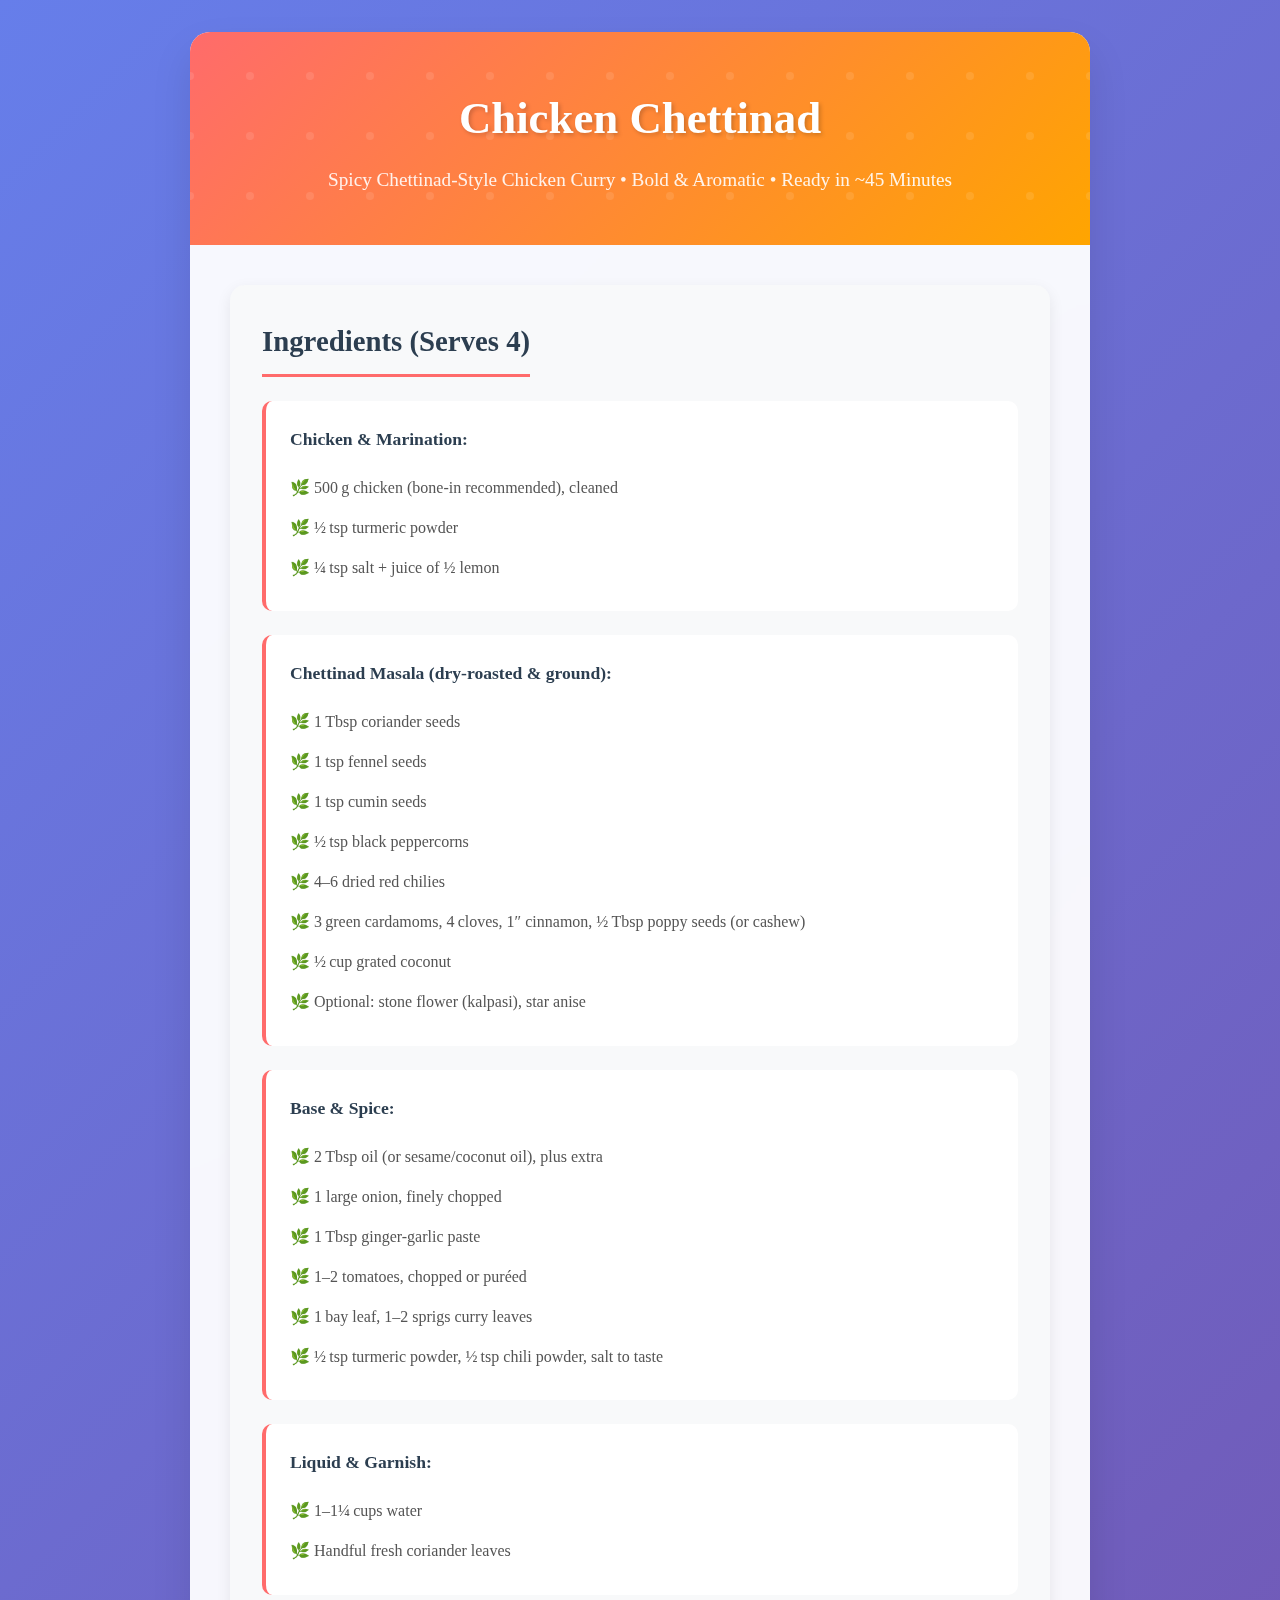
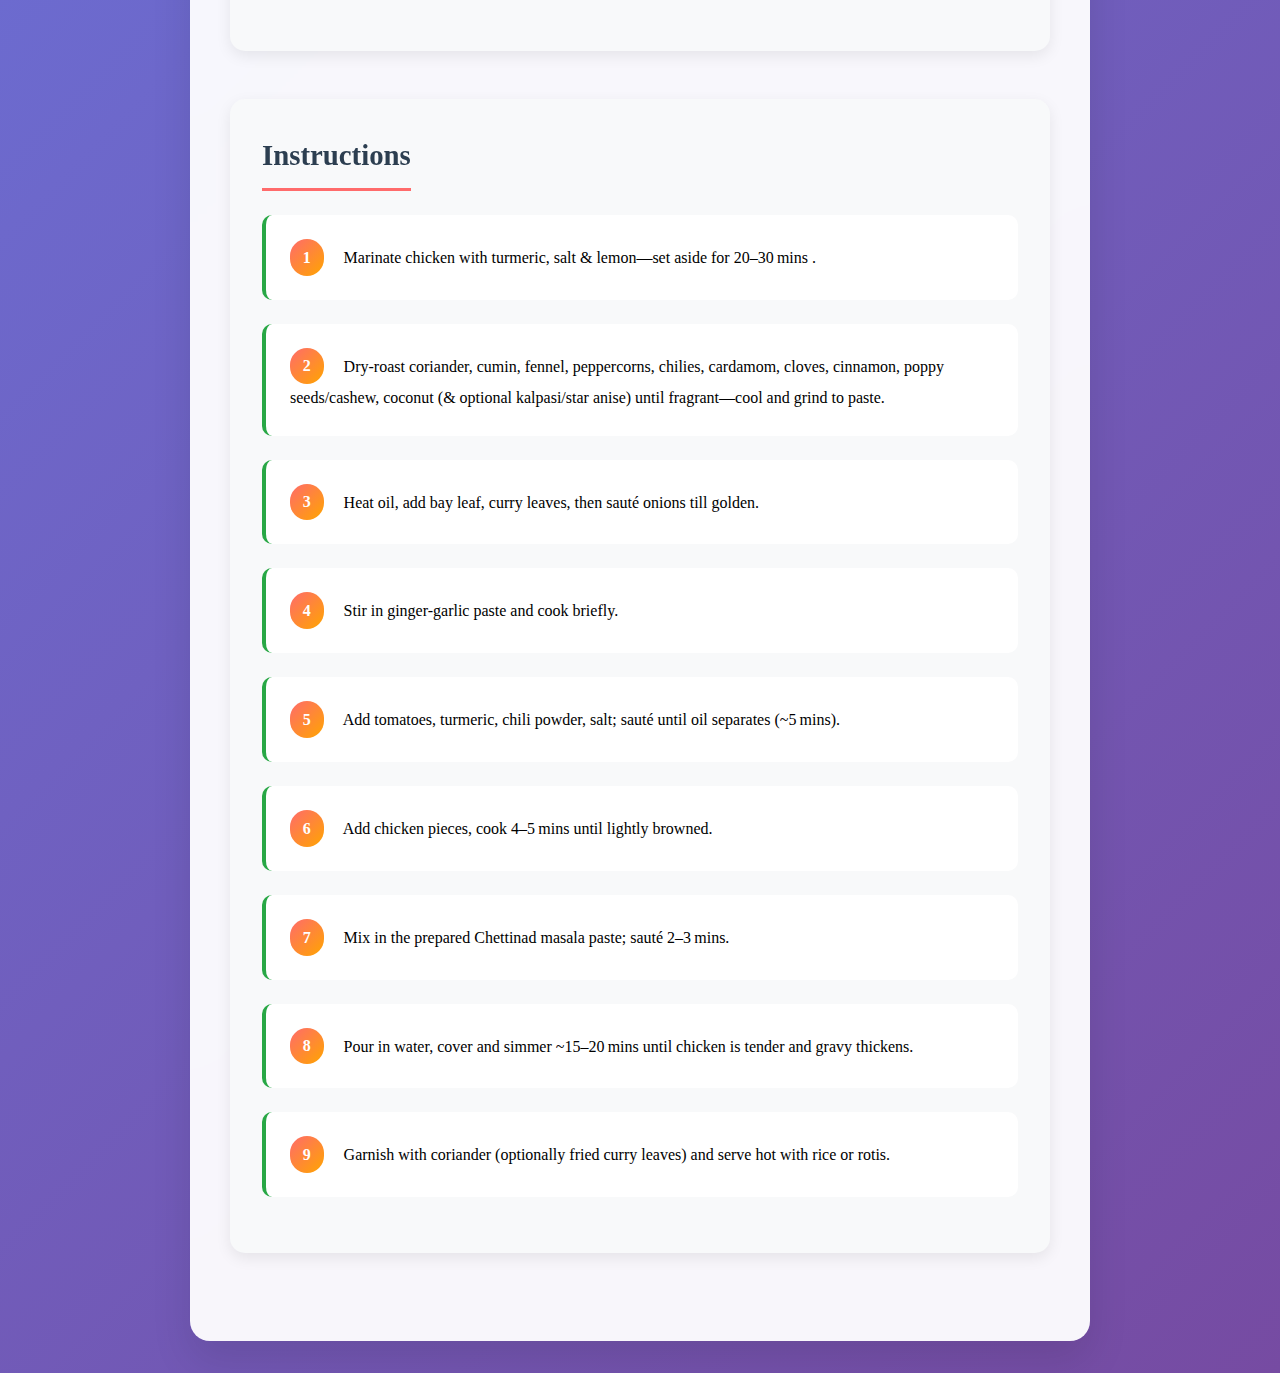
<file: recipes/r8.html>
<!DOCTYPE html>
<html lang="en">
<head>
    <meta charset="UTF-8">
    <meta name="viewport" content="width=device-width, initial-scale=1.0">
    <title>MasalaMuse</title>
    <link rel="stylesheet" href="index.css">
</head>
<body>
     <div class="container">
    <div class="header">
      <h1>Chicken Chettinad</h1>
      <p class="subtitle">Spicy Chettinad-Style Chicken Curry • Bold & Aromatic • Ready in ~45 Minutes</p>
    </div>
    
    <div class="content">
      <section class="section">
        <h2>Ingredients (Serves 4)</h2>
        
        <div class="ingredient-category">
          <strong>Chicken & Marination:</strong>
          <ul>
            <li>500 g chicken (bone‑in recommended), cleaned</li>
            <li>½ tsp turmeric powder</li>
            <li>¼ tsp salt + juice of ½ lemon</li>
          </ul>
        </div>
        
        <div class="ingredient-category">
          <strong>Chettinad Masala (dry‑roasted & ground):</strong>
          <ul>
            <li>1 Tbsp coriander seeds</li>
            <li>1 tsp fennel seeds</li>
            <li>1 tsp cumin seeds</li>
            <li>½ tsp black peppercorns</li>
            <li>4–6 dried red chilies</li>
            <li>3 green cardamoms, 4 cloves, 1″ cinnamon, ½ Tbsp poppy seeds (or cashew)</li>
            <li>½ cup grated coconut</li>
            <li>Optional: stone flower (kalpasi), star anise</li>
          </ul>
        </div>
        
        <div class="ingredient-category">
          <strong>Base & Spice:</strong>
          <ul>
            <li>2 Tbsp oil (or sesame/coconut oil), plus extra</li>
            <li>1 large onion, finely chopped</li>
            <li>1 Tbsp ginger-garlic paste</li>
            <li>1–2 tomatoes, chopped or puréed</li>
            <li>1 bay leaf, 1–2 sprigs curry leaves</li>
            <li>½ tsp turmeric powder, ½ tsp chili powder, salt to taste</li>
          </ul>
        </div>
        
        <div class="ingredient-category">
          <strong>Liquid & Garnish:</strong>
          <ul>
            <li>1–1¼ cups water</li>
            <li>Handful fresh coriander leaves</li>
          </ul>
        </div>
      </section>
      
      <section class="section">
        <h2>Instructions</h2>
        
        <div class="step"><strong>1</strong> Marinate chicken with turmeric, salt & lemon—set aside for 20–30 mins .</div>
        
        <div class="step"><strong>2</strong> Dry‑roast coriander, cumin, fennel, peppercorns, chilies, cardamom, cloves, cinnamon, poppy seeds/cashew, coconut (& optional kalpasi/star anise) until fragrant—cool and grind to paste.</div>
        
        <div class="step"><strong>3</strong> Heat oil, add bay leaf, curry leaves, then sauté onions till golden.</div>
        
        <div class="step"><strong>4</strong> Stir in ginger-garlic paste and cook briefly.</div>
        
        <div class="step"><strong>5</strong> Add tomatoes, turmeric, chili powder, salt; sauté until oil separates (~5 mins).</div>
        
        <div class="step"><strong>6</strong> Add chicken pieces, cook 4–5 mins until lightly browned.</div>
        
        <div class="step"><strong>7</strong> Mix in the prepared Chettinad masala paste; sauté 2–3 mins.</div>
        
        <div class="step"><strong>8</strong> Pour in water, cover and simmer ~15–20 mins until chicken is tender and gravy thickens.</div>
        
        <div class="step"><strong>9</strong> Garnish with coriander (optionally fried curry leaves) and serve hot with rice or rotis.</div>
      </section>
    </div>
  </div>
</body>
</html>
</file>
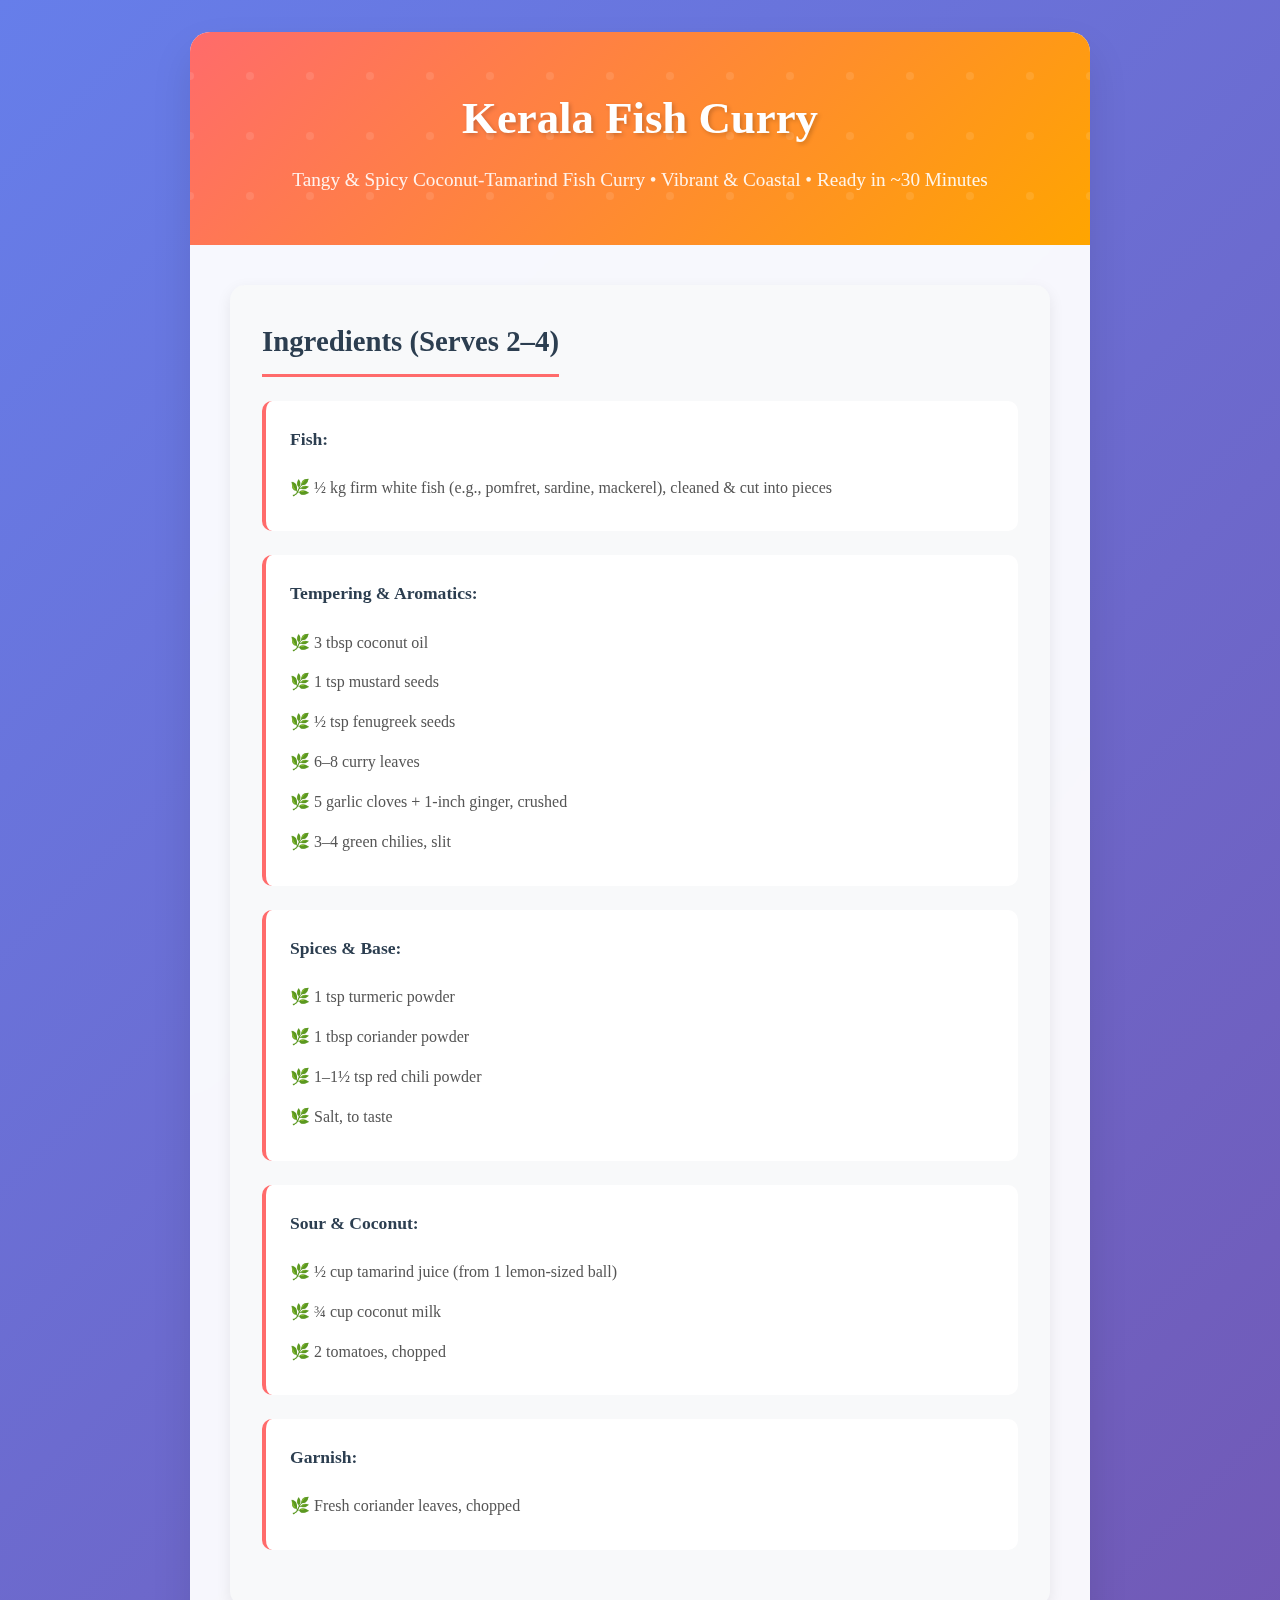
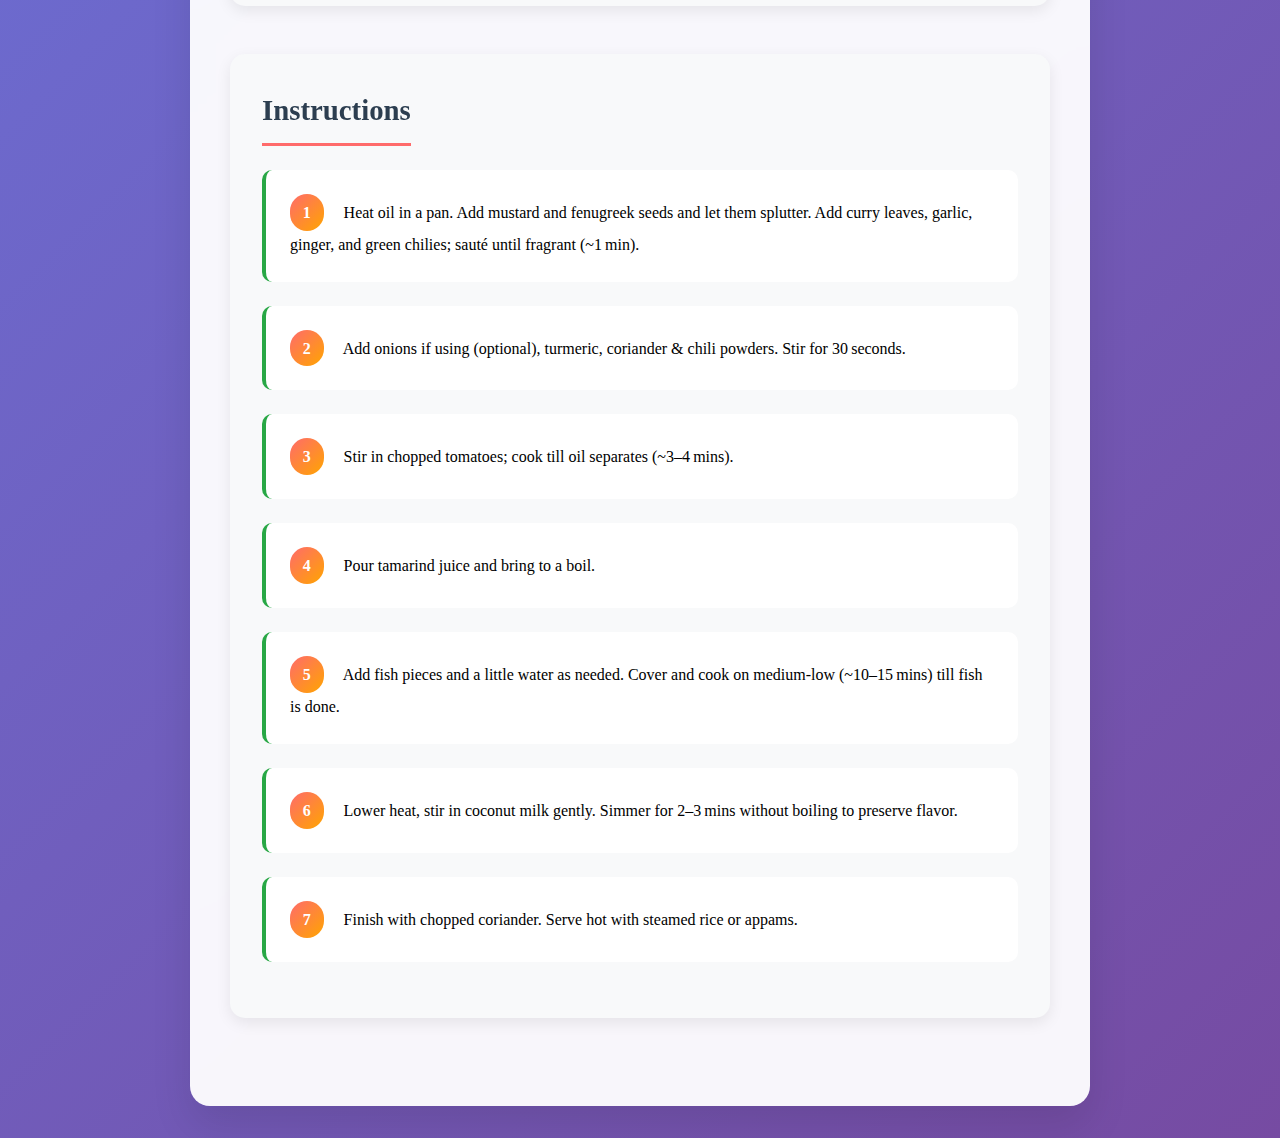
<file: recipes/r9.html>
<!DOCTYPE html>
<html lang="en">
<head>
    <meta charset="UTF-8">
    <meta name="viewport" content="width=device-width, initial-scale=1.0">
    <title>MasalaMuse</title>
    <link rel="stylesheet" href="index.css">
</head>
<body>
  <div class="container">
    <div class="header">
      <h1>Kerala Fish Curry</h1>
      <p class="subtitle">Tangy & Spicy Coconut-Tamarind Fish Curry • Vibrant & Coastal • Ready in ~30 Minutes</p>
    </div>

    <div class="content">
      <section class="section">
        <h2>Ingredients (Serves 2–4)</h2>

        <div class="ingredient-category">
          <strong>Fish:</strong>
          <ul>
            <li>½ kg firm white fish (e.g., pomfret, sardine, mackerel), cleaned & cut into pieces</li>
          </ul>
        </div>

        <div class="ingredient-category">
          <strong>Tempering & Aromatics:</strong>
          <ul>
            <li>3 tbsp coconut oil</li>
            <li>1 tsp mustard seeds</li>
            <li>½ tsp fenugreek seeds</li>
            <li>6–8 curry leaves</li>
            <li>5 garlic cloves + 1-inch ginger, crushed</li>
            <li>3–4 green chilies, slit</li>
          </ul>
        </div>

        <div class="ingredient-category">
          <strong>Spices & Base:</strong>
          <ul>
            <li>1 tsp turmeric powder</li>
            <li>1 tbsp coriander powder</li>
            <li>1–1½ tsp red chili powder</li>
            <li>Salt, to taste</li>
          </ul>
        </div>

        <div class="ingredient-category">
          <strong>Sour & Coconut:</strong>
          <ul>
            <li>½ cup tamarind juice (from 1 lemon‑sized ball)</li>
            <li>¾ cup coconut milk</li>
            <li>2 tomatoes, chopped</li>
          </ul>
        </div>

        <div class="ingredient-category">
          <strong>Garnish:</strong>
          <ul>
            <li>Fresh coriander leaves, chopped</li>
          </ul>
        </div>
      </section>

      <section class="section">
        <h2>Instructions</h2>

        <div class="step"><strong>1</strong> Heat oil in a pan. Add mustard and fenugreek seeds and let them splutter. Add curry leaves, garlic, ginger, and green chilies; sauté until fragrant (~1 min).</div>

        <div class="step"><strong>2</strong> Add onions if using (optional), turmeric, coriander & chili powders. Stir for 30 seconds.</div>

        <div class="step"><strong>3</strong> Stir in chopped tomatoes; cook till oil separates (~3–4 mins).</div>

        <div class="step"><strong>4</strong> Pour tamarind juice and bring to a boil.</div>

        <div class="step"><strong>5</strong> Add fish pieces and a little water as needed. Cover and cook on medium-low (~10–15 mins) till fish is done.</div>

        <div class="step"><strong>6</strong> Lower heat, stir in coconut milk gently. Simmer for 2–3 mins without boiling to preserve flavor.</div>

        <div class="step"><strong>7</strong> Finish with chopped coriander. Serve hot with steamed rice or appams.</div>
      </section>
    </div>
  </div>
</body>

</html>
</file>
<file: recipes/index.css>
* {
      margin: 0;
      padding: 0;
      box-sizing: border-box;
    }

    body {
      font-family: 'Georgia', 'Times New Roman', serif;
      background: linear-gradient(135deg, #667eea 0%, #764ba2 100%);
      min-height: 100vh;
      padding: 2rem 1rem;
      line-height: 1.7;
    }

    .container {
      max-width: 900px;
      margin: 0 auto;
      background: rgba(255, 255, 255, 0.95);
      backdrop-filter: blur(10px);
      border-radius: 20px;
      box-shadow: 0 20px 40px rgba(0, 0, 0, 0.1);
      overflow: hidden;
      animation: slideUp 0.8s ease-out;
    }

    @keyframes slideUp {
      from {
        opacity: 0;
        transform: translateY(30px);
      }
      to {
        opacity: 1;
        transform: translateY(0);
      }
    }

    .header {
      background: linear-gradient(135deg, #ff6b6b, #ffa500);
      color: white;
      padding: 3rem 2rem;
      text-align: center;
      position: relative;
      overflow: hidden;
    }

    .header::before {
      content: '';
      position: absolute;
      top: -50%;
      left: -50%;
      width: 200%;
      height: 200%;
      background: url("data:image/svg+xml,%3Csvg width='60' height='60' viewBox='0 0 60 60' xmlns='http://www.w3.org/2000/svg'%3E%3Cg fill='none' fill-rule='evenodd'%3E%3Cg fill='%23ffffff' fill-opacity='0.1'%3E%3Ccircle cx='30' cy='30' r='4'/%3E%3C/g%3E%3C/g%3E%3C/svg%3E") repeat;
      animation: float 20s infinite linear;
    }

    @keyframes float {
      0% { transform: translateX(0) translateY(0); }
      100% { transform: translateX(-60px) translateY(-60px); }
    }

    h1 {
      font-size: 2.8rem;
      font-weight: 700;
      margin-bottom: 0.5rem;
      text-shadow: 2px 2px 4px rgba(0, 0, 0, 0.2);
      position: relative;
      z-index: 1;
    }

    .subtitle {
      font-size: 1.2rem;
      opacity: 0.9;
      font-weight: 300;
      position: relative;
      z-index: 1;
    }

    .content {
      padding: 2.5rem;
    }

    h2 {
      color: #2c3e50;
      font-size: 1.8rem;
      margin-bottom: 1.5rem;
      padding-bottom: 0.5rem;
      border-bottom: 3px solid #ff6b6b;
      display: inline-block;
      position: relative;
    }

    h2::after {
      content: '';
      position: absolute;
      bottom: -3px;
      left: 0;
      width: 0;
      height: 3px;
      background: #ffa500;
      transition: width 0.3s ease;
    }

    h2:hover::after {
      width: 100%;
    }

    .section {
      margin-bottom: 3rem;
      background: #f8f9fa;
      border-radius: 15px;
      padding: 2rem;
      box-shadow: 0 5px 15px rgba(0, 0, 0, 0.08);
      transition: transform 0.3s ease, box-shadow 0.3s ease;
    }

    .section:hover {
      transform: translateY(-5px);
      box-shadow: 0 10px 25px rgba(0, 0, 0, 0.15);
    }

    .ingredient-category {
      margin-bottom: 1.5rem;
      background: white;
      border-radius: 10px;
      padding: 1.5rem;
      border-left: 4px solid #ff6b6b;
      transition: border-color 0.3s ease;
    }

    .ingredient-category:hover {
      border-color: #ffa500;
    }

    .ingredient-category strong {
      color: #2c3e50;
      font-size: 1.1rem;
      display: block;
      margin-bottom: 0.8rem;
      font-weight: 600;
    }

    ul {
      list-style: none;
      padding-left: 0;
    }

    li {
      padding: 0.4rem 0;
      position: relative;
      padding-left: 1.5rem;
      color: #555;
      transition: color 0.3s ease;
    }

    li:before {
      content: '🌿';
      position: absolute;
      left: 0;
      top: 0.4rem;
    }

    li:hover {
      color: #2c3e50;
    }

    .step {
      margin-bottom: 1.5rem;
      background: white;
      border-radius: 10px;
      padding: 1.5rem;
      border-left: 4px solid #28a745;
      transition: all 0.3s ease;
      position: relative;
    }

    .step:hover {
      border-color: #ffa500;
      transform: translateX(5px);
    }

    .step strong {
      background: linear-gradient(135deg, #ff6b6b, #ffa500);
      color: white;
      padding: 0.3rem 0.8rem;
      border-radius: 50px;
      font-weight: 600;
      margin-right: 1rem;
      display: inline-block;
      min-width: 2rem;
      text-align: center;
    }

    .step ul {
      margin-top: 1rem;
      padding-left: 1rem;
    }

    .step ul li:before {
      content: '➤';
      color: #ff6b6b;
    }

    /* Responsive Design */
    @media (max-width: 768px) {
      body {
        padding: 1rem 0.5rem;
      }

      .content {
        padding: 1.5rem;
      }

      h1 {
        font-size: 2.2rem;
      }

      .subtitle {
        font-size: 1rem;
      }

      .header {
        padding: 2rem 1rem;
      }

      .section {
        padding: 1.5rem;
        margin-bottom: 2rem;
      }

      .ingredient-category {
        padding: 1rem;
      }

      .step {
        padding: 1rem;
      }
    }

    @media (max-width: 480px) {
      h1 {
        font-size: 1.8rem;
      }

      .subtitle {
        font-size: 0.9rem;
      }

      .section {
        padding: 1rem;
      }

      .ingredient-category {
        padding: 0.8rem;
      }

      .step {
        padding: 0.8rem;
      }

      .step strong {
        display: block;
        margin-bottom: 0.5rem;
        margin-right: 0;
      }
    }

    /* Accessibility improvements */
    @media (prefers-reduced-motion: reduce) {
      * {
        animation-duration: 0.01ms !important;
        animation-iteration-count: 1 !important;
        transition-duration: 0.01ms !important;
      }
    }

    /* Print styles */
    @media print {
      body {
        background: white;
        padding: 0;
      }

      .container {
        box-shadow: none;
        background: white;
      }

      .header {
        background: #333;
        -webkit-print-color-adjust: exact;
        color-adjust: exact;
      }

      .section:hover {
        transform: none;
      }
    }
</file>
